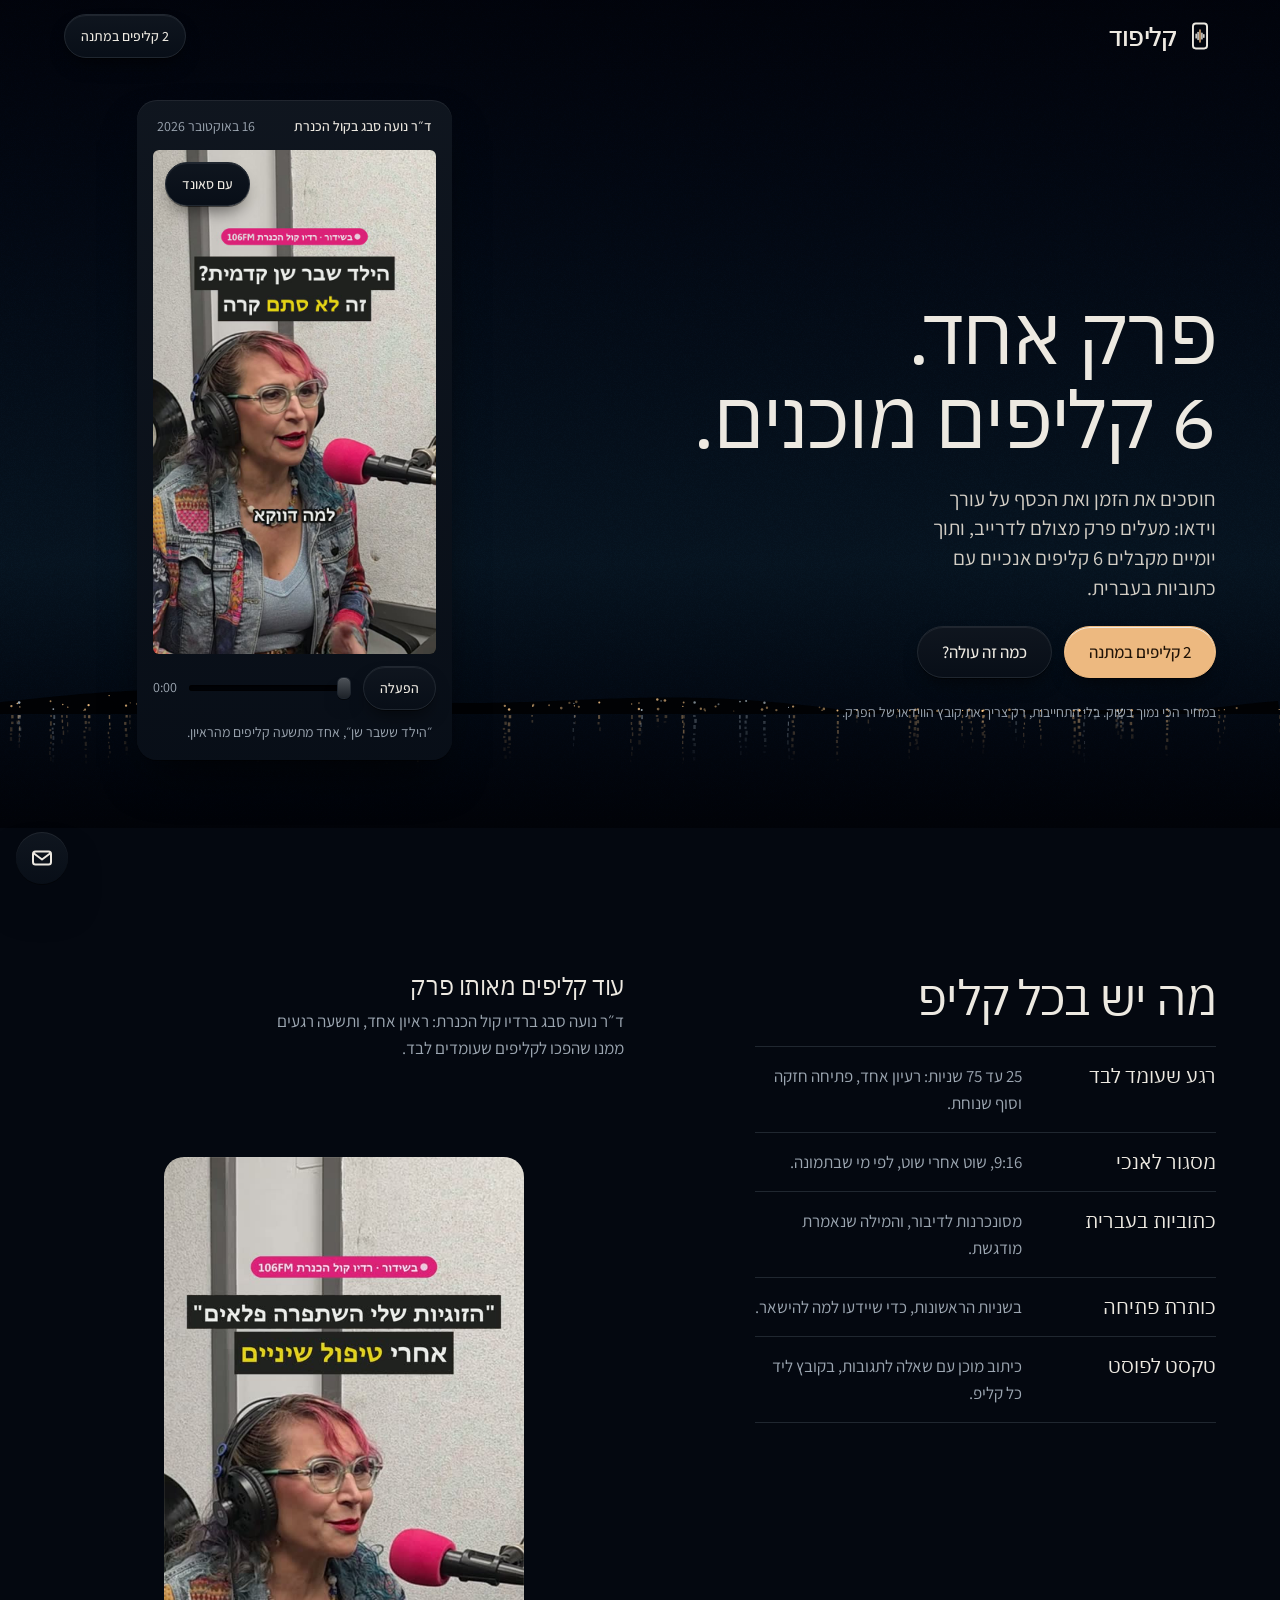
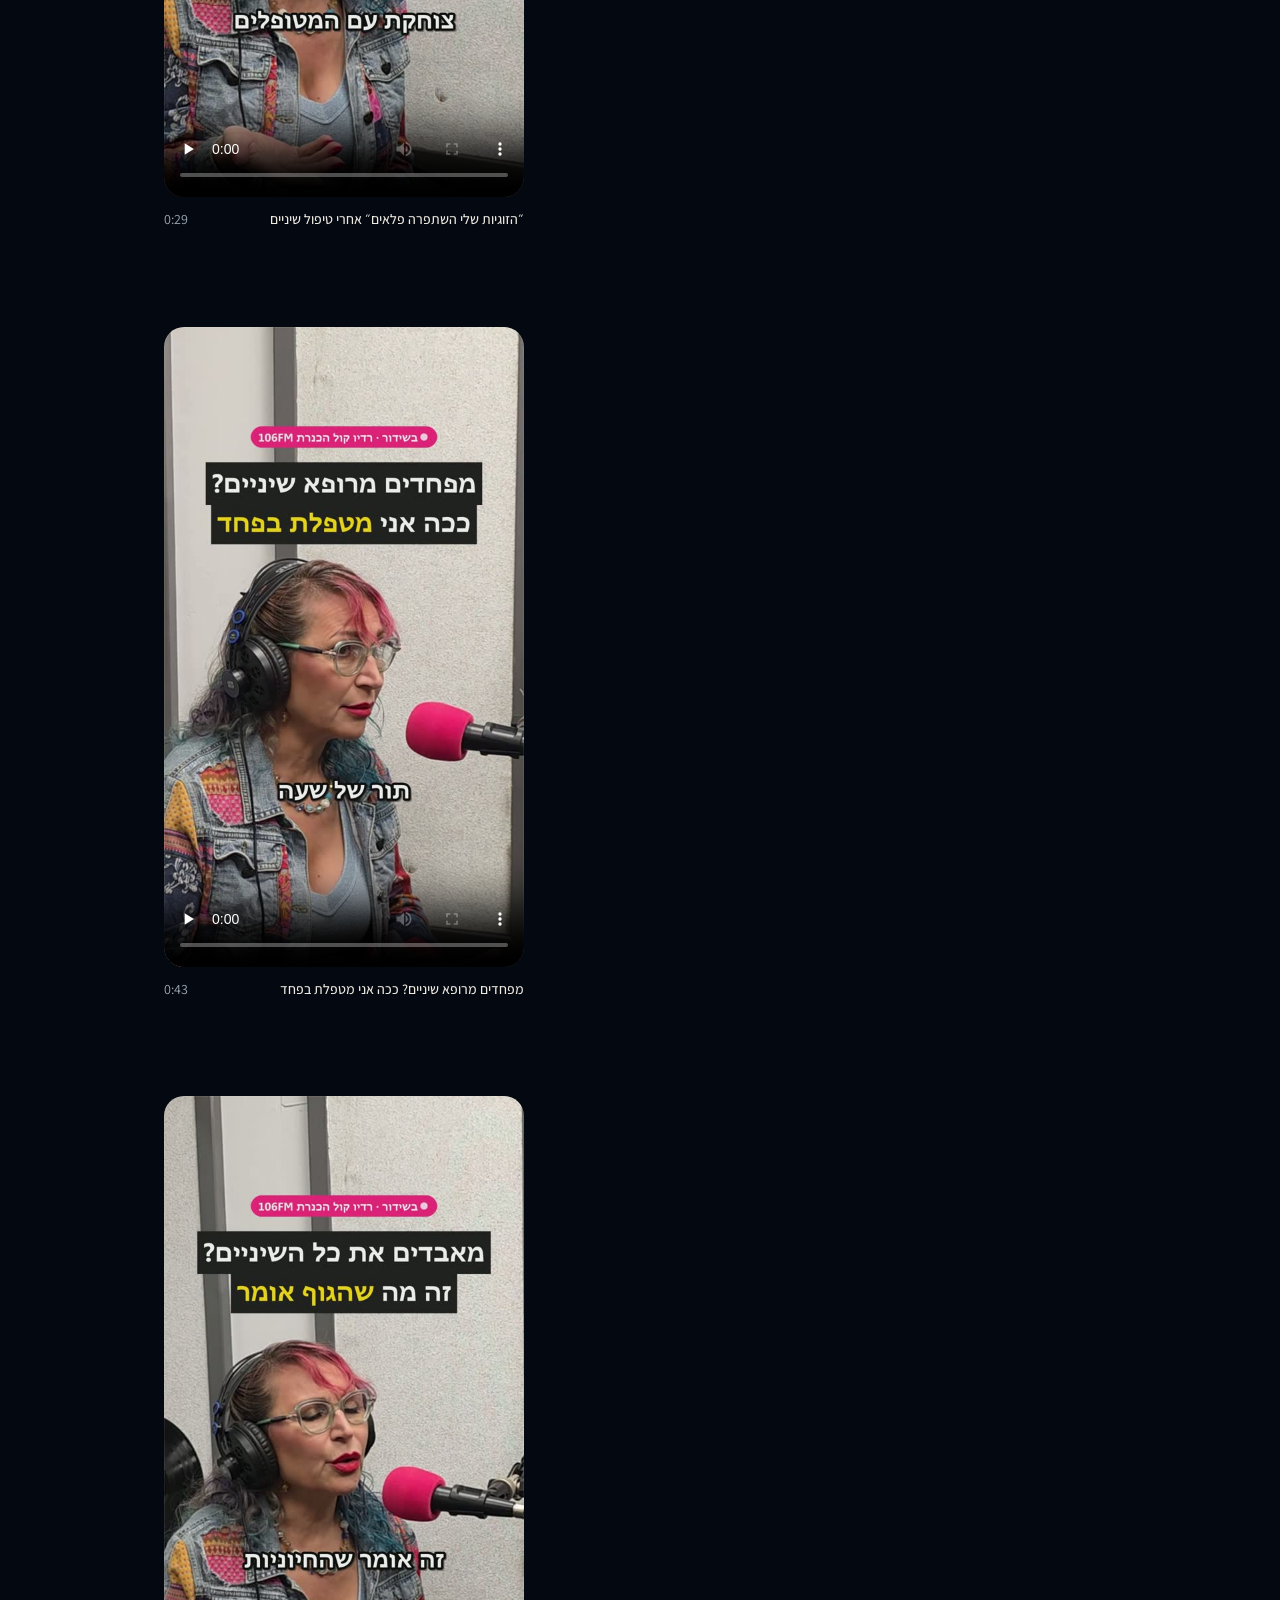
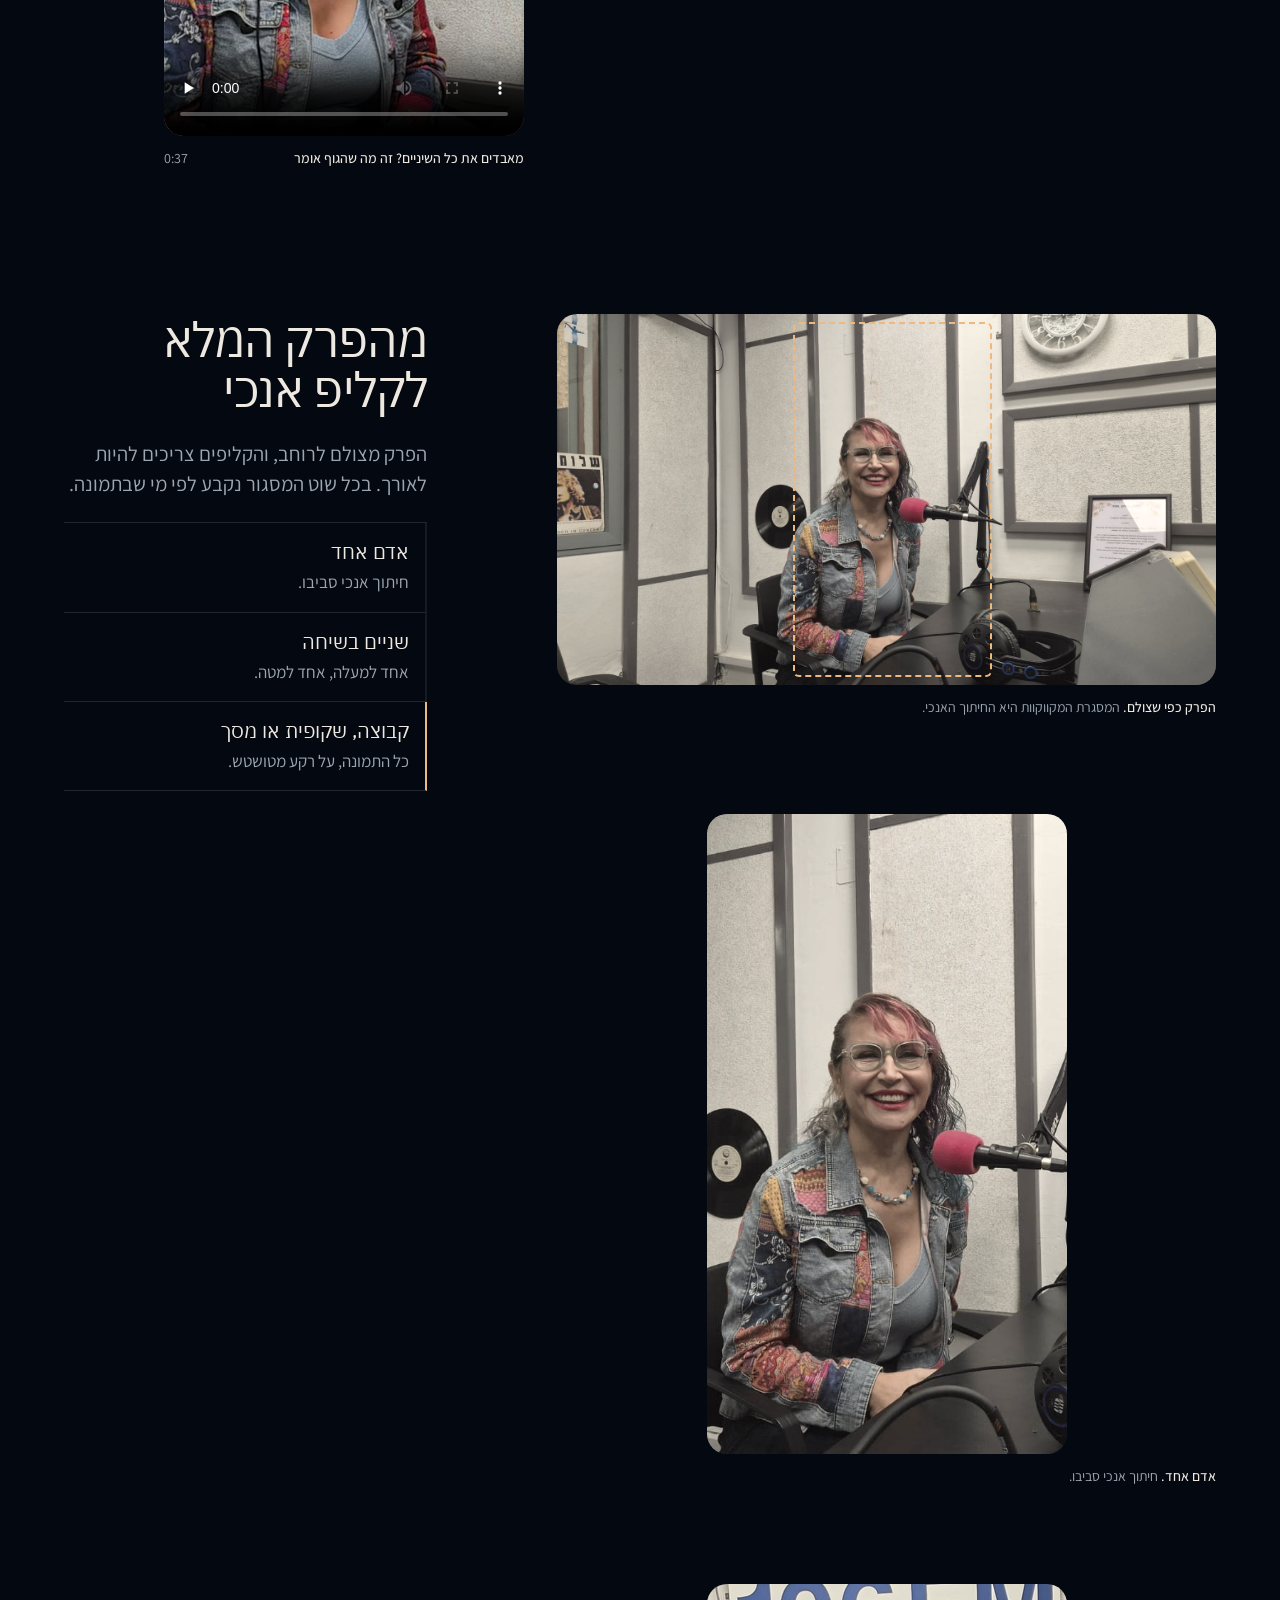
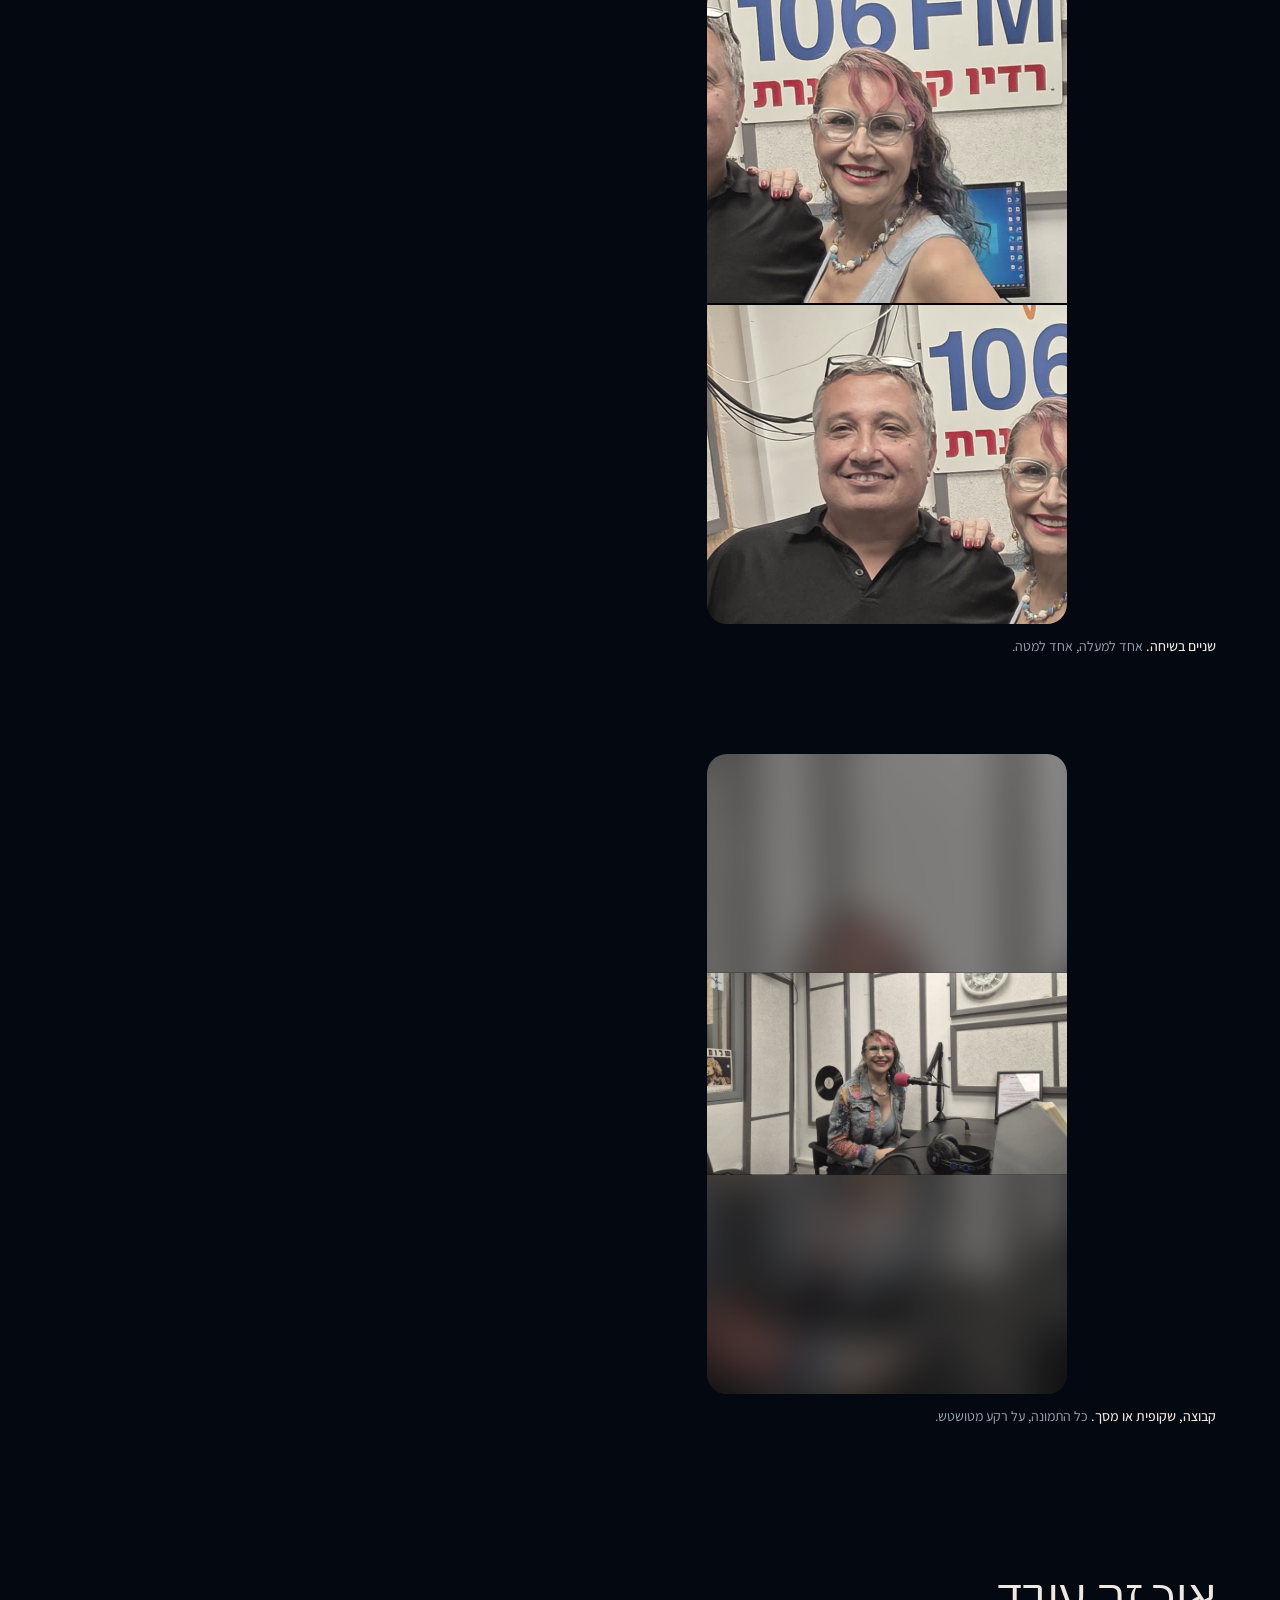
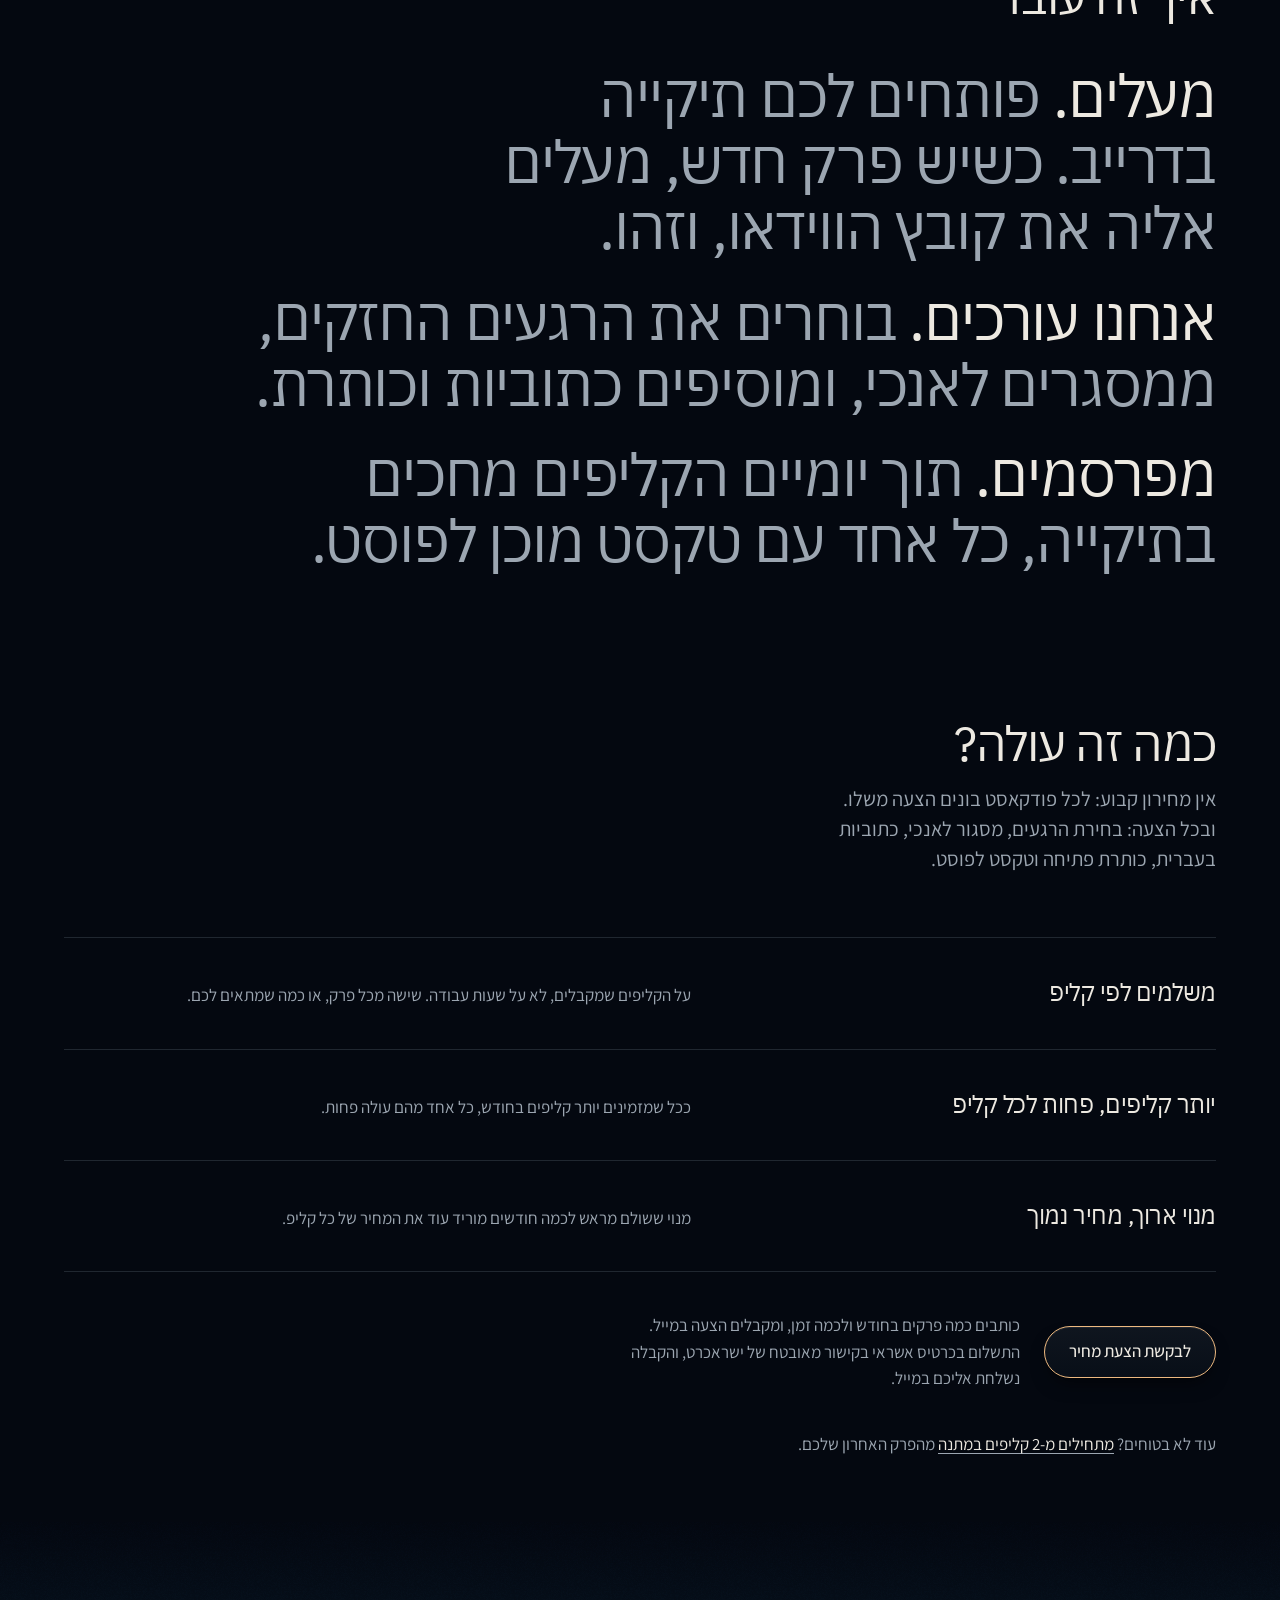
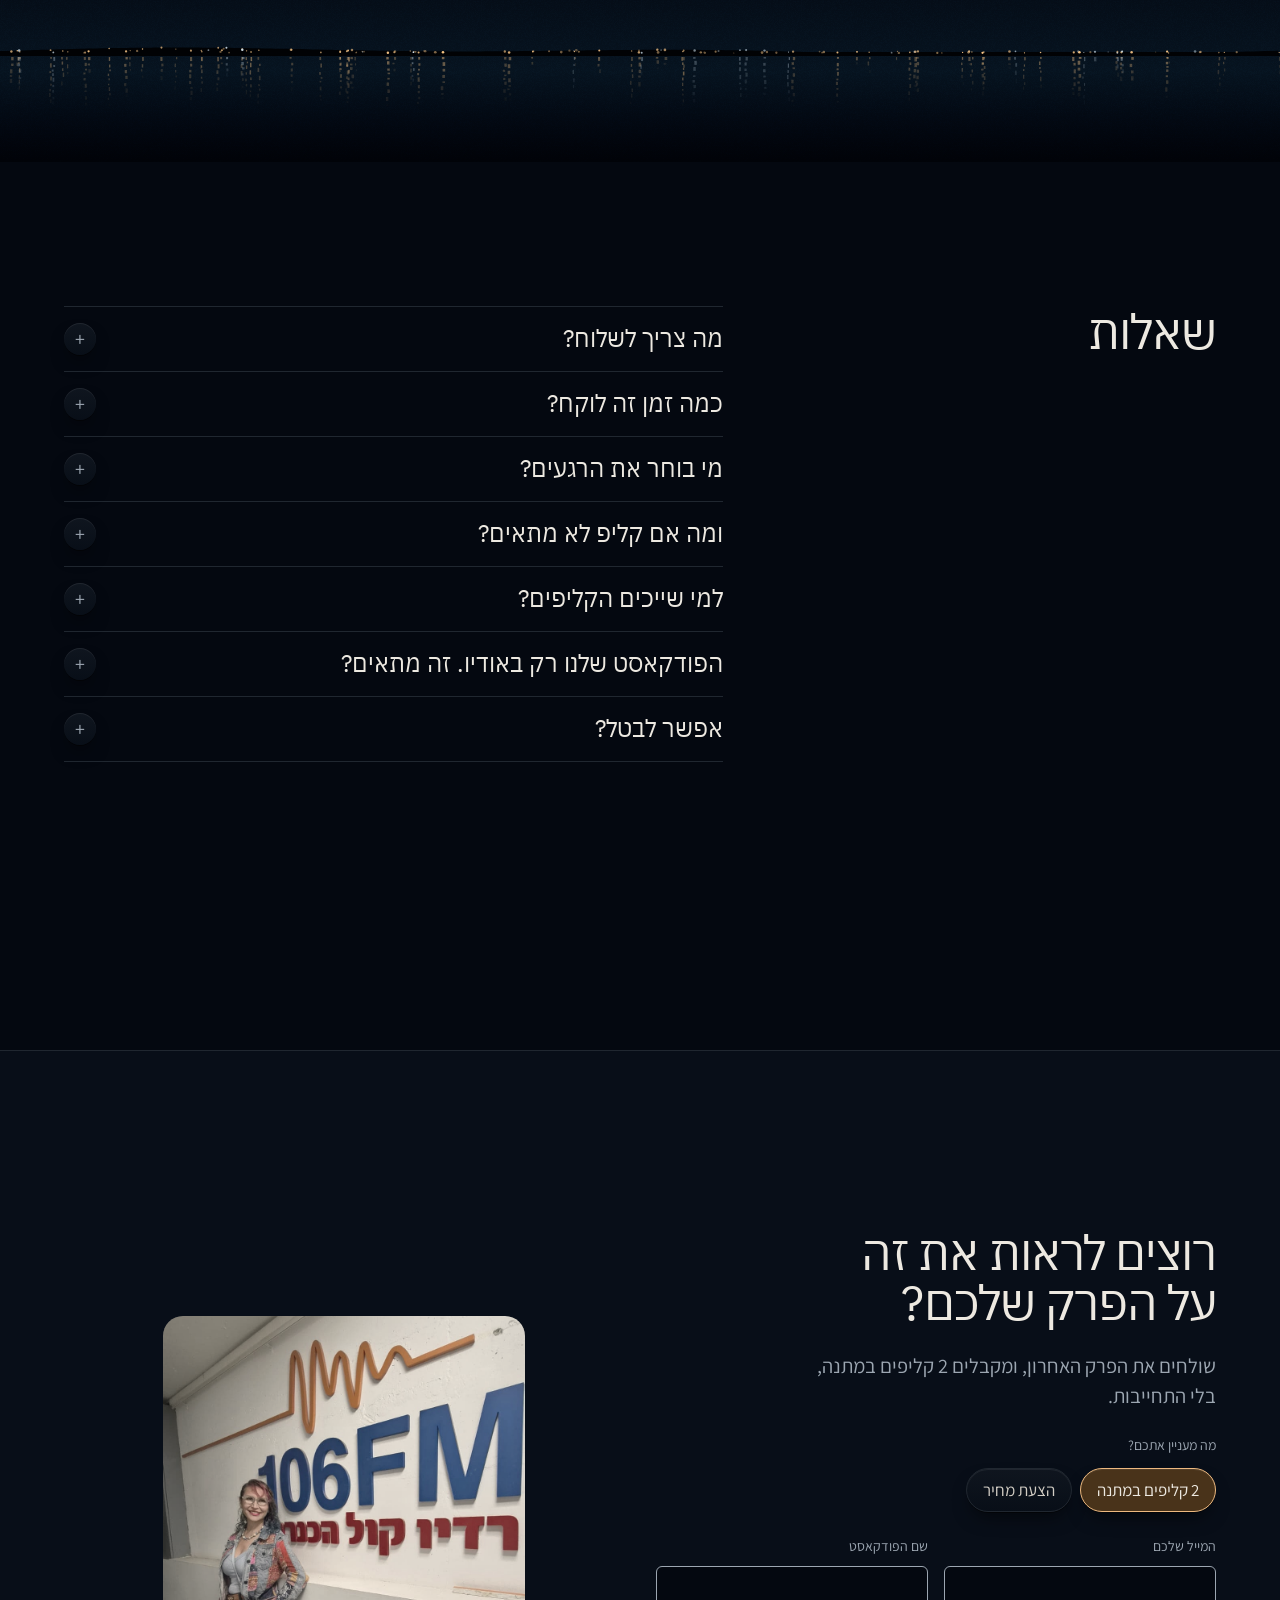
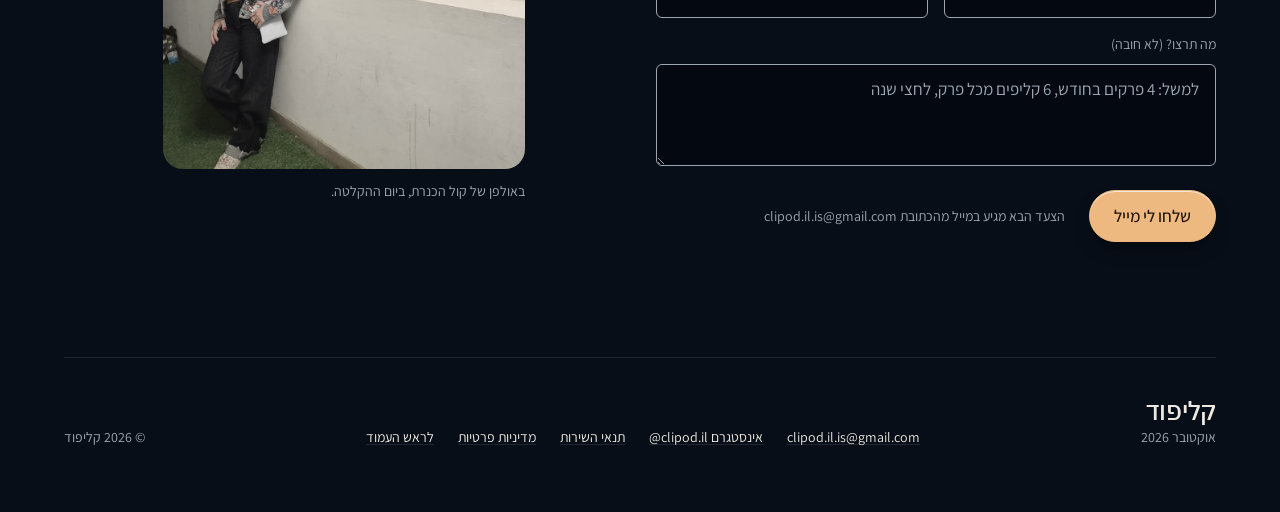
<file: index.html>
<!doctype html>
<html lang="he" dir="rtl">
<head>
<meta charset="utf-8">
<meta name="viewport" content="width=device-width, initial-scale=1, viewport-fit=cover">
<title>עריכת קליפים לפודקאסט | קליפוד: 2 קליפים במתנה</title>
<meta name="description" content="עריכת קליפים מהפודקאסט שלכם: פרק אחד, 6 קליפים אנכיים מוכנים לרילס, טיקטוק ושורטס, עם כתוביות בעברית, כותרת פתיחה וטקסט לפוסט. במחיר הכי נמוך בשוק, ו-2 קליפים ראשונים במתנה.">
<link rel="canonical" href="https://itaysebag.github.io/clipod/">
<script type="application/ld+json">
{
  "@context": "https://schema.org",
  "@type": "Service",
  "name": "קליפוד: עריכת קליפים לפודקאסט",
  "serviceType": "עריכת קליפים אנכיים מפודקאסט",
  "description": "מכל פרק מצולם של הפודקאסט: קליפים אנכיים לרילס, טיקטוק ושורטס, עם כתוביות בעברית, כותרת פתיחה וטקסט לפוסט.",
  "url": "https://itaysebag.github.io/clipod/",
  "areaServed": { "@type": "Country", "name": "Israel" },
  "availableLanguage": "he",
  "provider": {
    "@type": "Organization",
    "name": "קליפוד",
    "url": "https://itaysebag.github.io/clipod/",
    "email": "clipod.il.is@gmail.com",
    "sameAs": ["https://www.instagram.com/clipod.il/"]
  },
  "offers": { "@type": "Offer", "description": "2 קליפים ראשונים במתנה", "price": "0", "priceCurrency": "ILS" }
}
</script>
<!-- Link previews (WhatsApp, Facebook) need the full address of the image. -->
<meta property="og:type" content="website">
<meta property="og:locale" content="he_IL">
<meta property="og:title" content="קליפוד | פרק אחד. 6 קליפים מוכנים.">
<meta property="og:description" content="קליפים אנכיים מפודקאסטים מצולמים, עם כתוביות בעברית. 2 קליפים ראשונים במתנה.">
<meta property="og:image" content="https://itaysebag.github.io/clipod/img/og.jpg">
<meta property="og:url" content="https://itaysebag.github.io/clipod/">
<meta property="og:image:width" content="1200">
<meta property="og:image:height" content="630">
<link rel="icon" href="img/mark.svg" type="image/svg+xml">
<link rel="preconnect" href="https://fonts.googleapis.com">
<link rel="preconnect" href="https://fonts.gstatic.com" crossorigin>
<link rel="stylesheet" href="https://fonts.googleapis.com/css2?family=IBM+Plex+Sans+Hebrew:wght@400;500&family=Assistant:wght@400;500&display=swap">
<link rel="stylesheet" href="style.css?v=2026-11-22">
<script>document.documentElement.classList.add('js');</script>
</head>
<body>
<a class="skip" href="#top">דילוג לתוכן</a>

<header class="hero">
  <canvas class="shore" data-shore="0.86" aria-hidden="true"></canvas>
  <div class="grain" aria-hidden="true"></div>

  <nav class="nav" aria-label="ראשי">
    <div class="container">
      <a class="wordmark" href="#top" aria-label="קליפוד, לראש העמוד">
        <svg viewBox="0 0 100 100" aria-hidden="true" focusable="false">
          <rect x="28" y="11" width="44" height="78" rx="9" fill="none" stroke="currentColor" stroke-width="6"/>
          <g stroke="currentColor" stroke-width="4.4" stroke-linecap="round">
            <line x1="38" y1="44" x2="38" y2="56"/><line x1="44" y1="39" x2="44" y2="61"/>
            <line class="mark-lit" x1="50" y1="31" x2="50" y2="69"/>
            <line x1="56" y1="41" x2="56" y2="59"/><line x1="62" y1="46" x2="62" y2="54"/>
          </g>
        </svg>
        קליפוד
      </a>
      <a class="btn btn--small" data-demo href="#start">2 קליפים במתנה</a>
    </div>
  </nav>

  <div class="container hero__body">
    <div class="hero__text">
      <h1>פרק אחד.<br>6 קליפים מוכנים.</h1>
      <p class="lead">חוסכים את הזמן ואת הכסף על עורך וידאו: מעלים פרק מצולם לדרייב, ותוך יומיים מקבלים 6 קליפים אנכיים עם כתוביות בעברית.</p>
      <div class="hero__actions">
        <a class="btn btn--primary" data-demo href="#start">2 קליפים במתנה</a>
        <a class="btn" href="#prices">כמה זה עולה?</a>
      </div>
      <p class="hero__note">במחיר הכי נמוך בשוק. בלי התחייבות, רק צריך את קובץ הווידאו של הפרק.</p>
    </div>

    <figure class="deck hero__deck">
      <div class="deck__head">
        <span class="deck__name">ד״ר נועה סבג בקול הכנרת</span>
        <time datetime="2026-10-16">16 באוקטובר 2026</time>
      </div>
      <div class="deck__bed">
        <video id="sample" src="clips/radio.mp4" poster="img/radio-poster.jpg" autoplay muted loop playsinline controls preload="auto"
          aria-label="קליפ לדוגמה מפודקאסט: הילד שבר שן קדמית? זה לא סתם קרה"></video>
        <button class="btn btn--small deck__sound" id="sound" type="button" aria-pressed="false">עם סאונד</button>
      </div>
      <div class="deck__controls">
        <button class="btn btn--small" id="play" type="button">השהיה</button>
        <input class="scrub" id="scrub" type="range" min="0" max="1000" step="1" value="0" aria-label="מיקום בקליפ">
        <span class="deck__time" id="time">0:00</span>
      </div>
      <figcaption>״הילד ששבר שן״, אחד מתשעה קליפים מהראיון.</figcaption>
    </figure>
  </div>
</header>

<main id="top">

<section class="section" id="samples" aria-labelledby="what-h">
  <div class="container grid stack stack--a">
    <div class="stack__pane">
      <h2 id="what-h">מה יש בכל קליפ</h2>
      <dl class="parts">
        <div><dt>רגע שעומד לבד</dt><dd>25 עד 75 שניות: רעיון אחד, פתיחה חזקה וסוף שנוחת.</dd></div>
        <div><dt>מסגור לאנכי</dt><dd>9:16, שוט אחרי שוט, לפי מי שבתמונה.</dd></div>
        <div><dt>כתוביות בעברית</dt><dd>מסונכרנות לדיבור, והמילה שנאמרת מודגשת.</dd></div>
        <div><dt>כותרת פתיחה</dt><dd>בשניות הראשונות, כדי שיידעו למה להישאר.</dd></div>
        <div><dt>טקסט לפוסט</dt><dd>כיתוב מוכן עם שאלה לתגובות, בקובץ ליד כל קליפ.</dd></div>
      </dl>
    </div>

    <div class="stack__flow">
      <div class="flow-head">
        <h3 id="samples-h">עוד קליפים מאותו פרק</h3>
        <p>ד״ר נועה סבג ברדיו קול הכנרת: ראיון אחד, ותשעה רגעים ממנו שהפכו לקליפים שעומדים לבד.</p>
      </div>
      <!-- On a phone the three clips sit side by side and swipe, instead of three screens of scrolling. -->
      <div class="clips-row" role="group" aria-label="עוד שלושה קליפים מאותו פרק">
        <figure class="clip">
          <video src="clips/relationship.mp4" poster="img/relationship.jpg" playsinline controls preload="none" aria-label="״הזוגיות שלי השתפרה פלאים״ אחרי טיפול שיניים"></video>
          <figcaption><b>״הזוגיות שלי השתפרה פלאים״ אחרי טיפול שיניים</b><span class="num">0:29</span></figcaption>
        </figure>
        <figure class="clip">
          <video src="clips/fear.mp4" poster="img/fear.jpg" playsinline controls preload="none" aria-label="מפחדים מרופא שיניים? ככה אני מטפלת בפחד"></video>
          <figcaption><b>מפחדים מרופא שיניים? ככה אני מטפלת בפחד</b><span class="num">0:43</span></figcaption>
        </figure>
        <figure class="clip">
          <video src="clips/all-teeth.mp4" poster="img/all-teeth.jpg" playsinline controls preload="none" aria-label="מאבדים את כל השיניים? זה מה שהגוף אומר"></video>
          <figcaption><b>מאבדים את כל השיניים? זה מה שהגוף אומר</b><span class="num">0:37</span></figcaption>
        </figure>
      </div>
    </div>
  </div>
</section>

<section class="section" aria-labelledby="frame-h">
  <div class="container grid stack stack--b">
    <div class="stack__pane">
      <h2 id="frame-h">מהפרק המלא לקליפ אנכי</h2>
      <p class="lede">הפרק מצולם לרוחב, והקליפים צריכים להיות לאורך. בכל שוט המסגור נקבע לפי מי שבתמונה.</p>
      <ol class="cases">
        <li><b>אדם אחד</b><span>חיתוך אנכי סביבו.</span></li>
        <li><b>שניים בשיחה</b><span>אחד למעלה, אחד למטה.</span></li>
        <li><b>קבוצה, שקופית או מסך</b><span>כל התמונה, על רקע מטושטש.</span></li>
      </ol>
    </div>

    <div class="stack__flow">
      <figure class="frame" data-step="0">
        <div class="shot shot--wide" data-slot="wide" data-kind="product" data-alt="פריים רחב מתוך פרק מצולם, הדוברת ליד המיקרופון">
          <img src="img/studio-wide.jpg" width="1600" height="900" loading="lazy" alt="ד״ר נועה סבג באולפן רדיו קול הכנרת, מצולמת לרוחב, ליד מיקרופון ורוד">
          <span class="crop-line" data-keep aria-hidden="true"></span>
        </div>
        <figcaption><b>הפרק כפי שצולם.</b> המסגרת המקווקוות היא החיתוך האנכי.</figcaption>
      </figure>
      <figure class="frame" data-step="1">
        <div class="shot shot--tall" data-slot="one" data-kind="product" data-alt="אותו פריים, חתוך אנכית סביב הדוברת">
          <img src="img/studio-wide.jpg" width="1600" height="900" loading="lazy" style="object-position: 47% 50%" alt="אותו פריים, חתוך לאנכי סביב ד״ר נועה סבג">
        </div>
        <figcaption><b>אדם אחד.</b> חיתוך אנכי סביבו.</figcaption>
      </figure>
      <figure class="frame" data-step="2">
        <div class="shot shot--tall shot--stack" data-kind="product">
          <div data-slot="two-a" data-alt="הדוברת הראשונה, חתוכה לחצי העליון"><img src="img/studio-pair-noa.jpg" width="720" height="640" loading="lazy" alt="ד״ר נועה סבג, בחצי העליון של הקליפ"></div>
          <div data-slot="two-b" data-alt="הדובר השני, חתוך לחצי התחתון"><img src="img/studio-pair-host.jpg" width="720" height="640" loading="lazy" alt="המגיש, בחצי התחתון של הקליפ"></div>
        </div>
        <figcaption><b>שניים בשיחה.</b> אחד למעלה, אחד למטה.</figcaption>
      </figure>
      <figure class="frame" data-step="3">
        <div class="shot shot--tall shot--fit" data-kind="product">
          <div class="shot__blur" data-slot="fit-bg" data-alt="אותו פריים רחב, מטושטש כרקע"><img src="img/studio-wide.jpg" width="1600" height="900" loading="lazy" alt=""></div>
          <div class="shot__sharp" data-slot="fit" data-alt="הפריים הרחב כולו, במרכז"><img src="img/studio-wide.jpg" width="1600" height="900" loading="lazy" alt="הפריים הרחב כולו, במרכז הקליפ האנכי"></div>
        </div>
        <figcaption><b>קבוצה, שקופית או מסך.</b> כל התמונה, על רקע מטושטש.</figcaption>
      </figure>
    </div>
  </div>
</section>

<section class="section" aria-labelledby="how-h">
  <div class="container how">
    <h2 id="how-h">איך זה עובד</h2>
    <ol>
      <li><span><b>מעלים.</b> פותחים לכם תיקייה בדרייב. כשיש פרק חדש, מעלים אליה את קובץ הווידאו, וזהו.</span></li>
      <li><span><b>אנחנו עורכים.</b> בוחרים את הרגעים החזקים, ממסגרים לאנכי, ומוסיפים כתוביות וכותרת.</span></li>
      <li><span><b>מפרסמים.</b> תוך יומיים הקליפים מחכים בתיקייה, כל אחד עם טקסט מוכן לפוסט.</span></li>
    </ol>
  </div>
</section>

<section class="prices" id="prices" aria-labelledby="prices-h">
  <div class="container">
    <div class="prices__head">
      <h2 id="prices-h">כמה זה עולה?</h2>
      <p class="lede">אין מחירון קבוע: לכל פודקאסט בונים הצעה משלו. ובכל הצעה: בחירת הרגעים, מסגור לאנכי, כתוביות בעברית, כותרת פתיחה וטקסט לפוסט.</p>
    </div>
    <ol class="rules">
      <li class="rule"><h3>משלמים לפי קליפ</h3><p>על הקליפים שמקבלים, לא על שעות עבודה. שישה מכל פרק, או כמה שמתאים לכם.</p></li>
      <li class="rule"><h3>יותר קליפים, פחות לכל קליפ</h3><p>ככל שמזמינים יותר קליפים בחודש, כל אחד מהם עולה פחות.</p></li>
      <li class="rule"><h3>מנוי ארוך, מחיר נמוך</h3><p>מנוי ששולם מראש לכמה חודשים מוריד עוד את המחיר של כל קליפ.</p></li>
    </ol>
    <div class="prices__ask">
      <a class="btn btn--lit" data-quote href="#start">לבקשת הצעת מחיר</a>
      <p>כותבים כמה פרקים בחודש ולכמה זמן, ומקבלים הצעה במייל. התשלום בכרטיס אשראי בקישור מאובטח של ישראכרט, והקבלה נשלחת אליכם במייל.</p>
    </div>
    <div class="prices__notes">
      <p>עוד לא בטוחים? <a class="text-link" data-demo href="#start">מתחילים מ-2 קליפים במתנה</a> מהפרק האחרון שלכם.</p>
    </div>
  </div>
  <div class="horizon" aria-hidden="true">
    <canvas class="shore" data-shore="0.55"></canvas>
    <div class="grain"></div>
  </div>
</section>

<section class="section section--last" aria-labelledby="faq-h">
  <div class="container grid">
    <div class="faq-head"><h2 id="faq-h">שאלות</h2></div>
    <div class="faq">
      <details><summary>מה צריך לשלוח?</summary><p>את קובץ הווידאו של הפרק, באיכות הכי גבוהה שיש. אורך הפרק לא משנה.</p></details>
      <details><summary>כמה זמן זה לוקח?</summary><p>עד יומיים מהרגע שהפרק עלה לתיקייה.</p></details>
      <details><summary>מי בוחר את הרגעים?</summary><p>אנחנו. מחפשים רגעים שעומדים לבד: רעיון אחד, פתיחה חזקה וסוף שנוחת. מדלגים על פתיחים, על פרסומות ועל מה שעלול להביך אורח כשהוא מחוץ להקשר.</p></details>
      <details><summary>ומה אם קליפ לא מתאים?</summary><p>כותבים לנו, ומחליפים אותו ברגע אחר מאותו פרק.</p></details>
      <details><summary>למי שייכים הקליפים?</summary><p>לכם. מפרסמים איפה שרוצים: אינסטגרם, טיקטוק, יוטיוב שורטס או לינקדאין.</p></details>
      <details><summary>הפודקאסט שלנו רק באודיו. זה מתאים?</summary><p>עוד לא. כרגע אנחנו עובדים רק עם פרקים מצולמים.</p></details>
      <details><summary>אפשר לבטל?</summary><p>מנוי חודשי מבטלים מתי שרוצים, והביטול חל מהחיוב הבא. במנוי ששולם מראש לכמה חודשים, התנאים כתובים בהצעה שאישרתם.</p></details>
    </div>
  </div>
</section>

</main>

<footer class="close" aria-labelledby="last-h">
  <div class="container grid close__body">
    <div class="close__letter">
      <h2 id="last-h">רוצים לראות את זה על הפרק שלכם?</h2>
      <p class="lede">שולחים את הפרק האחרון, ומקבלים 2 קליפים במתנה, בלי התחייבות.</p>
      <form class="start" id="start" data-endpoint="" novalidate>
        <fieldset class="seg">
          <legend>מה מעניין אתכם?</legend>
          <div class="seg__options">
            <input type="radio" name="choice" id="c-demo" value="demo" checked><label for="c-demo">2 קליפים במתנה</label>
            <input type="radio" name="choice" id="c-quote" value="quote"><label for="c-quote">הצעת מחיר</label>
          </div>
        </fieldset>
        <div class="start__fields">
          <div class="field"><label for="f-email">המייל שלכם</label><input id="f-email" name="email" type="email" autocomplete="email" inputmode="email" dir="ltr" required></div>
          <div class="field"><label for="f-podcast">שם הפודקאסט</label><input id="f-podcast" name="podcast" type="text" autocomplete="organization"></div>
          <div class="field field--wide"><label for="f-details">מה תרצו? (לא חובה)</label><textarea id="f-details" name="details" rows="3" maxlength="1000" placeholder="למשל: 4 פרקים בחודש, 6 קליפים מכל פרק, לחצי שנה"></textarea></div>
        </div>
        <input class="visually-hidden" type="text" name="website" tabindex="-1" autocomplete="off" aria-hidden="true">
        <input type="hidden" name="src" value="">
        <div class="start__send">
          <button class="btn btn--primary" type="submit">שלחו לי מייל</button>
          <p class="start__note">הצעד הבא מגיע במייל מהכתובת <span class="ltr">clipod.il.is@gmail.com</span></p>
        </div>
        <p class="start__help" id="start-help" role="status" aria-live="polite"></p>
      </form>
    </div>
    <figure class="close__photo">
      <div data-slot="studio" data-alt="הדוברת ליד שלט התחנה">
        <img src="img/studio-sign.jpg" width="900" height="1600" loading="lazy" alt="ד״ר נועה סבג ליד שלט רדיו קול הכנרת 106FM">
      </div>
      <figcaption>באולפן של קול הכנרת, ביום ההקלטה.</figcaption>
    </figure>
    <div class="signoff">
      <div class="signoff__name"><b>קליפוד</b><span>אוקטובר 2026</span></div>
      <ul>
        <li><a data-email href="mailto:clipod.il.is@gmail.com"><span class="ltr">clipod.il.is@gmail.com</span></a></li>
        <li><a href="https://www.instagram.com/clipod.il/" target="_blank" rel="noopener">אינסטגרם <span class="ltr">@clipod.il</span></a></li>
        <li><a href="terms.html">תנאי השירות</a></li>
        <li><a href="privacy.html">מדיניות פרטיות</a></li>
        <li><a href="#top">לראש העמוד</a></li>
      </ul>
      <p>© 2026 קליפוד</p>
    </div>
  </div>
</footer>

<!-- Phones only: once the hero's buttons scroll away, the offer stays one tap away until the form is on screen. -->
<a class="dock btn btn--primary" data-demo href="#start" aria-hidden="true" tabindex="-1">2 קליפים במתנה</a>
<a class="contact" data-ask href="mailto:clipod.il.is@gmail.com" aria-label="שליחת מייל לקליפוד">
  <svg viewBox="0 0 24 24" fill="none" stroke="currentColor" stroke-width="2" stroke-linejoin="round" aria-hidden="true" focusable="false">
    <rect x="3" y="5.5" width="18" height="13" rx="2.5"/>
    <path d="M4 7.5l8 6 8-6" stroke-linecap="round"/>
  </svg>
</a>

<script>
  // endpoint: the web app address of the form script (apps-script/Code.gs on clipod.il.is@gmail.com). The payment
  // links live in that script, which emails them; the site never shows them.
  var CONFIG = {
    email: 'clipod.il.is@gmail.com',
    endpoint: 'https://script.google.com/macros/s/AKfycby8Nlb-65968AVcuhcl9xBJHLrmxoDWhdUxEp7Lsglt8jelFywGwUG_IIqXmVbdM9Ek/exec'
  };

  function mail(subject, body) {
    return 'mailto:' + CONFIG.email + '?subject=' + encodeURIComponent(subject) + (body ? '&body=' + encodeURIComponent(body) : '');
  }

  // Every "2 קליפים במתנה" and every quote button leads to the one form at the close, with that choice picked.
  var form = document.getElementById('start');
  var still = window.matchMedia('(prefers-reduced-motion: reduce)').matches;
  function toForm(e, choice) {
    e.preventDefault();
    var r = form.querySelector('input[name="choice"][value="' + choice + '"]');
    if (r) r.checked = true;
    form.scrollIntoView({ behavior: still ? 'auto' : 'smooth', block: 'center' });
    form.email.focus({ preventScroll: true });
  }
  document.querySelectorAll('[data-demo]').forEach(function (a) { a.addEventListener('click', function (e) { toForm(e, 'demo'); }); });
  document.querySelectorAll('[data-quote]').forEach(function (a) { a.addEventListener('click', function (e) { toForm(e, 'quote'); }); });
  document.querySelectorAll('[data-ask]').forEach(function (a) { a.href = mail('שאלה על קליפוד'); });

  // Where the visit came from: the ?src= on the link we posted (src=post, igbio, groups, email...), else the site that
  // sent it. One beacon per visit to the form script, which counts it (no cookies, nothing about the person), and the
  // same source goes with the form, so each lead shows where it came from.
  var src = (function () {
    var qs = new URLSearchParams(location.search);
    var q = qs.get('src') || qs.get('utm_source');
    if (q) return q.toLowerCase().replace(/[^a-z0-9_-]/g, '').slice(0, 24) || 'direct';
    var h = ''; try { h = document.referrer ? new URL(document.referrer).hostname : ''; } catch (e) {}
    if (!h || h === location.hostname) return 'direct';
    if (/instagram\./.test(h)) return 'instagram';
    if (/facebook\.|fb\.com/.test(h)) return 'facebook';
    if (/google\./.test(h)) return 'google';
    return h.replace(/^www\./, '').replace(/[^a-z0-9_-]/g, '-').slice(0, 24);
  })();
  form.src.value = src;
  try {
    if (location.hostname.endsWith('github.io') && !navigator.webdriver && !sessionStorage.getItem('clipod-visit') && navigator.sendBeacon) {
      var ref = ''; try { ref = document.referrer ? new URL(document.referrer).hostname : ''; } catch (e) {}
      navigator.sendBeacon(CONFIG.endpoint, new URLSearchParams({ t: 'visit', src: src, ref: ref, path: location.pathname,
        m: window.matchMedia('(max-width: 40rem)').matches ? '1' : '0' }));
      sessionStorage.setItem('clipod-visit', '1');
    }
  } catch (e) {}

  // The phone dock: shown while neither the hero's buttons nor the form are on screen.
  var dock = document.querySelector('.dock');
  if (dock && 'IntersectionObserver' in window) {
    var seen = new Map();
    var io = new IntersectionObserver(function (entries) {
      entries.forEach(function (en) { seen.set(en.target, en.isIntersecting); });
      var on = !Array.from(seen.values()).some(Boolean);
      dock.classList.toggle('is-on', on);
      dock.setAttribute('aria-hidden', on ? 'false' : 'true');
      dock.tabIndex = on ? 0 : -1;
    });
    io.observe(document.querySelector('.hero__actions'));
    io.observe(form);
  }

  // The form: the script emails the visitor the next step. "An email is waiting" shows only once it answered ok.
  form.dataset.endpoint = CONFIG.endpoint;
  form.addEventListener('submit', function (e) {
    e.preventDefault();
    var help = document.getElementById('start-help'), btn = form.querySelector('button[type="submit"]'), email = form.email;
    var to = email.value.trim();
    var ok = to && email.checkValidity();
    email.toggleAttribute('aria-invalid', !ok);
    if (!ok) {
      email.setAttribute('aria-describedby', help.id);
      help.textContent = 'המייל הזה נראה חסר. כתבו אותו כך: name@example.com.';
      email.focus();
      return;
    }
    var picked = form.querySelector('input[name="choice"]:checked');
    var label = picked ? form.querySelector('label[for="' + picked.id + '"]').textContent : '2 קליפים במתנה';
    if (!form.dataset.endpoint) {
      // Not connected yet: open a ready email to the business instead, and say so.
      window.location.href = mail(label, 'היי,\nאשמח לפרטים על "' + label + '".\n\nהמייל שלי: ' + to + '\nשם הפודקאסט: ' + form.podcast.value.trim() + '\n' + form.details.value.trim() + '\n');
      help.textContent = 'פתחנו לכם מייל מוכן אלינו. שלחו אותו, ונחזור אליכם במייל.';
      return;
    }
    btn.disabled = true;
    btn.setAttribute('aria-busy', 'true');
    help.textContent = 'שולחים…';
    fetch(form.dataset.endpoint, { method: 'POST', body: new URLSearchParams(new FormData(form)) })
      .then(function (r) { return r.json(); })
      .then(function (res) {
        if (res.ok) {
          help.textContent = 'שלחנו מייל ל-' + to + ' עם הצעד הבא. הוא מחכה לכם בתיבה, ואם הוא לא שם, הציצו בספאם.';
        } else if (res.error === 'email') {
          email.setAttribute('aria-invalid', '');
          help.textContent = 'המייל הזה לא נראה תקין. בדקו אותו ונסו שוב.';
          email.focus();
        } else {
          throw new Error('not sent');
        }
      })
      .catch(function () { help.textContent = 'זה לא עבר. נסו שוב בעוד דקה, או כתבו לנו ל-' + CONFIG.email + '.'; })
      .then(function () { btn.disabled = false; btn.removeAttribute('aria-busy'); });
  });
  document.querySelectorAll('[data-email]').forEach(function (a) {
    a.href = 'mailto:' + CONFIG.email;
    a.querySelector('span').textContent = CONFIG.email;
  });

  // The deck: the sample clip plays muted. Browsers allow sound only after a tap, so the button turns it on.
  var video = document.getElementById('sample');
  var sound = document.getElementById('sound');
  var play = document.getElementById('play');
  var scrub = document.getElementById('scrub');
  var time = document.getElementById('time');
  var clock = function (s) { s = Math.max(0, Math.floor(s || 0)); return Math.floor(s / 60) + ':' + String(s % 60).padStart(2, '0'); };
  video.controls = false;
  if (window.matchMedia('(prefers-reduced-motion: reduce)').matches) { video.removeAttribute('autoplay'); video.pause(); }
  var label = function () { play.textContent = video.paused ? 'הפעלה' : 'השהיה'; };
  label();
  video.addEventListener('play', label);
  video.addEventListener('pause', label);
  play.addEventListener('click', function () { if (video.paused) video.play(); else video.pause(); });
  sound.addEventListener('click', function () {
    video.muted = !video.muted;
    if (!video.muted) { video.currentTime = 0; video.play(); }
    sound.textContent = video.muted ? 'עם סאונד' : 'בלי סאונד';
    sound.setAttribute('aria-pressed', String(!video.muted));
  });
  video.addEventListener('timeupdate', function () {
    if (!video.duration) return;
    var v = Math.round(video.currentTime / video.duration * 1000);
    scrub.value = v;
    scrub.style.setProperty('--fill', (v / 10) + '%');
    time.textContent = clock(video.currentTime) + ' / ' + clock(video.duration);
    scrub.setAttribute('aria-valuetext', time.textContent);
  });
  scrub.addEventListener('input', function () {
    if (video.duration) video.currentTime = scrub.value / 1000 * video.duration;
    scrub.style.setProperty('--fill', (scrub.value / 10) + '%');
  });

  // Grain: one 160px noise tile, laid over the night in soft-light.
  (function () {
    var c = document.createElement('canvas'); c.width = c.height = 160;
    var x = c.getContext('2d'), img = x.createImageData(160, 160);
    for (var i = 0; i < img.data.length; i += 4) { var g = Math.random() * 255; img.data[i] = img.data[i + 1] = img.data[i + 2] = g; img.data[i + 3] = 40; }
    x.putImageData(img, 0, 0);
    document.documentElement.style.setProperty('--grain', 'url(' + c.toDataURL() + ')');
  })();

  // The far shore of the Kinneret at night: a low line of hills, its lit windows, their broken reflections. Drawn once, still.
  (function () {
    var css = getComputedStyle(document.documentElement);
    var tone = function (n) { return css.getPropertyValue(n).trim(); };
    function draw(canvas) {
      var r = canvas.getBoundingClientRect(), d = Math.min(window.devicePixelRatio || 1, 2);
      if (!r.width || !r.height) return;
      canvas.width = Math.round(r.width * d); canvas.height = Math.round(r.height * d);
      var g = canvas.getContext('2d'), W = canvas.width, H = canvas.height, y0 = H * Number(canvas.dataset.shore || 0.7);
      var seed = 1907; var rnd = function () { seed = (seed * 16807) % 2147483647; return (seed - 1) / 2147483646; };
      var hill = function (x) { var t = x / W; return H * (0.012 + 0.018 * Math.sin(t * 5.1 + 0.6) * Math.sin(t * 2.3) + 0.01 * Math.sin(t * 13.7)); };
      g.clearRect(0, 0, W, H);
      g.fillStyle = tone('--color-shore');
      g.beginPath(); g.moveTo(0, y0);
      for (var x = 0; x <= W; x += 6 * d) g.lineTo(x, y0 - Math.max(hill(x), 2 * d));
      g.lineTo(W, y0 + 2 * d); g.lineTo(0, y0 + 2 * d); g.closePath(); g.fill();
      var warm = tone('--color-light-warm'), cool = tone('--color-light-cool');
      var n = Math.round(W / (9 * d));
      for (var i = 0; i < n; i++) {
        var lx = rnd() * W, ly = y0 - rnd() * Math.max(hill(lx), 2 * d) * 0.85 - d, rad = (0.5 + rnd() * 0.9) * d, a = 0.35 + rnd() * 0.65;
        g.fillStyle = rnd() < 0.8 ? warm : cool;
        g.globalAlpha = a; g.beginPath(); g.arc(lx, ly, rad, 0, Math.PI * 2); g.fill();
        if (a > 0.55) {
          var len = (8 + rnd() * 46) * d, yy = y0 + 3 * d;
          while (yy < y0 + len) {
            var seg = (1.5 + rnd() * 3) * d;
            g.globalAlpha = a * 0.5 * (1 - (yy - y0) / len);
            g.fillRect(lx - rad + (rnd() - 0.5) * 2 * d, yy, rad * 2, seg);
            yy += seg + (1.5 + rnd() * 3) * d;
          }
        }
      }
      g.globalAlpha = 1;
    }
    var all = [].slice.call(document.querySelectorAll('canvas[data-shore]'));
    var paint = function () { all.forEach(draw); };
    paint();
    var t; window.addEventListener('resize', function () { cancelAnimationFrame(t); t = requestAnimationFrame(paint); }, { passive: true });
  })();

  // The reframing stack: the case whose example is in view lights in the pane beside it.
  (function () {
    var cases = document.querySelectorAll('.cases li');
    var io = new IntersectionObserver(function (es) {
      es.forEach(function (e) {
        if (!e.isIntersecting) return;
        var step = Number(e.target.dataset.step);
        cases.forEach(function (li, i) { li.setAttribute('aria-current', String(i === step - 1)); });
      });
    }, { rootMargin: '-45% 0px -45% 0px' });
    document.querySelectorAll('[data-step]').forEach(function (f) { io.observe(f); });
  })();
</script>
<script>window.hallmarkSlots = (m) => { for (const [k, v] of Object.entries(m)) { const s = document.querySelector(`[data-slot="${k}"]`); if (!s) continue; const im = new Image(); im.src = typeof v === 'string' ? v : v.src; im.alt = (typeof v === 'object' && v.alt) || s.dataset.alt || ''; s.querySelectorAll(':scope > img').forEach((o) => o.remove()); s.prepend(im); } };
document.querySelectorAll('[data-slot] img').forEach((i) => { if (i.complete && !i.naturalWidth) i.remove(); else i.addEventListener('error', () => i.remove(), { once: true }); });</script>
</body>
</html>
</file>
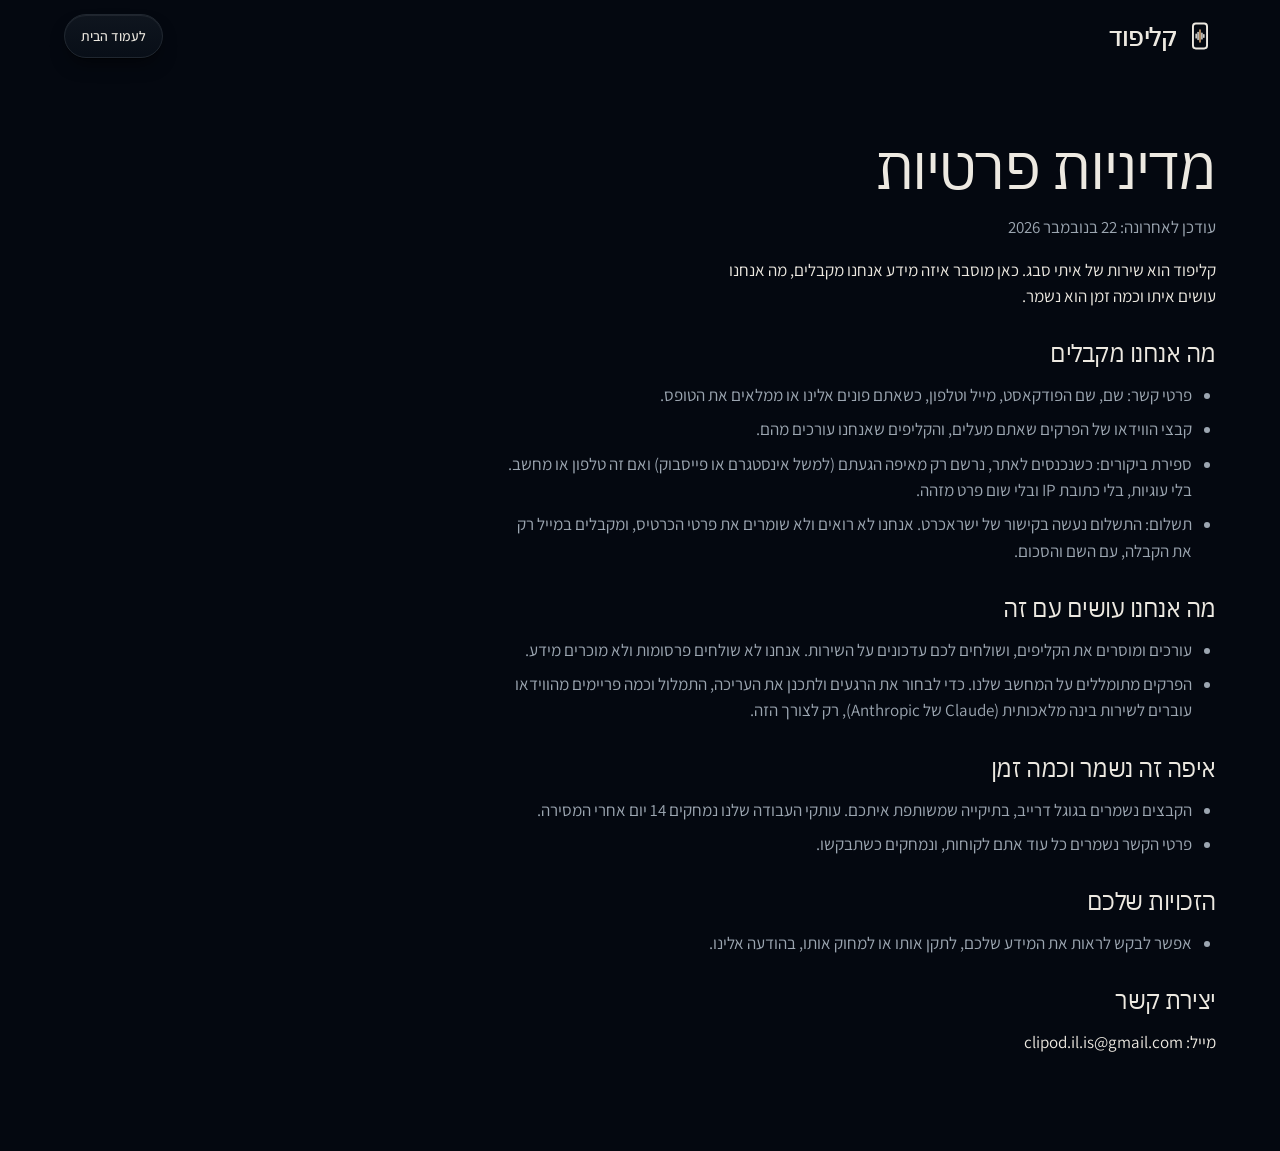
<file: privacy.html>
<!doctype html>
<html lang="he" dir="rtl">
<head>
<meta charset="utf-8">
<meta name="viewport" content="width=device-width, initial-scale=1, viewport-fit=cover">
<title>מדיניות פרטיות | קליפוד</title>
<meta name="description" content="מדיניות הפרטיות של קליפוד: איזה מידע מתקבל, מה עושים איתו וכמה זמן הוא נשמר.">
<link rel="preconnect" href="https://fonts.googleapis.com">
<link rel="preconnect" href="https://fonts.gstatic.com" crossorigin>
<link rel="stylesheet" href="https://fonts.googleapis.com/css2?family=IBM+Plex+Sans+Hebrew:wght@400;500&family=Assistant:wght@400;500&display=swap">
<link rel="icon" href="img/mark.svg" type="image/svg+xml">
<link rel="stylesheet" href="style.css">
</head>
<body>

<nav class="nav" aria-label="ראשי">
  <div class="container">
    <a class="wordmark" href="index.html" aria-label="קליפוד, לעמוד הבית">
      <svg viewBox="0 0 100 100" aria-hidden="true" focusable="false">
        <rect x="28" y="11" width="44" height="78" rx="9" fill="none" stroke="currentColor" stroke-width="6"/>
        <g stroke="currentColor" stroke-width="4.4" stroke-linecap="round">
          <line x1="38" y1="44" x2="38" y2="56"/><line x1="44" y1="39" x2="44" y2="61"/>
          <line class="mark-lit" x1="50" y1="31" x2="50" y2="69"/>
          <line x1="56" y1="41" x2="56" y2="59"/><line x1="62" y1="46" x2="62" y2="54"/>
        </g>
      </svg>
      קליפוד
    </a>
    <a class="btn btn--small" href="index.html">לעמוד הבית</a>
  </div>
</nav>

<main class="container"><article class="doc">
  <h1>מדיניות פרטיות</h1>
  <p class="muted">עודכן לאחרונה: 22 בנובמבר 2026</p>
  <p>קליפוד הוא שירות של איתי סבג. כאן מוסבר איזה מידע אנחנו מקבלים, מה אנחנו עושים איתו וכמה זמן הוא נשמר.</p>

  <h2>מה אנחנו מקבלים</h2>
  <ul>
    <li>פרטי קשר: שם, שם הפודקאסט, מייל וטלפון, כשאתם פונים אלינו או ממלאים את הטופס.</li>
    <li>קבצי הווידאו של הפרקים שאתם מעלים, והקליפים שאנחנו עורכים מהם.</li>
    <li>ספירת ביקורים: כשנכנסים לאתר, נרשם רק מאיפה הגעתם (למשל אינסטגרם או פייסבוק) ואם זה טלפון או מחשב. בלי עוגיות, בלי כתובת IP ובלי שום פרט מזהה.</li>
      <li>תשלום: התשלום נעשה בקישור של ישראכרט. אנחנו לא רואים ולא שומרים את פרטי הכרטיס, ומקבלים במייל רק את הקבלה, עם השם והסכום.</li>
  </ul>

  <h2>מה אנחנו עושים עם זה</h2>
  <ul>
    <li>עורכים ומוסרים את הקליפים, ושולחים לכם עדכונים על השירות. אנחנו לא שולחים פרסומות ולא מוכרים מידע.</li>
    <li>הפרקים מתומללים על המחשב שלנו. כדי לבחור את הרגעים ולתכנן את העריכה, התמלול וכמה פריימים מהווידאו עוברים לשירות בינה מלאכותית (Claude של Anthropic), רק לצורך הזה.</li>
  </ul>

  <h2>איפה זה נשמר וכמה זמן</h2>
  <ul>
    <li>הקבצים נשמרים בגוגל דרייב, בתיקייה שמשותפת איתכם. עותקי העבודה שלנו נמחקים 14 יום אחרי המסירה.</li>
    <li>פרטי הקשר נשמרים כל עוד אתם לקוחות, ונמחקים כשתבקשו.</li>
  </ul>

  <h2>הזכויות שלכם</h2>
  <ul>
    <li>אפשר לבקש לראות את המידע שלכם, לתקן אותו או למחוק אותו, בהודעה אלינו.</li>
  </ul>

  <h2>יצירת קשר</h2>
  <p>מייל: <span class="ltr">clipod.il.is@gmail.com</span></p>
</article></main>

</body>
</html>
</file>
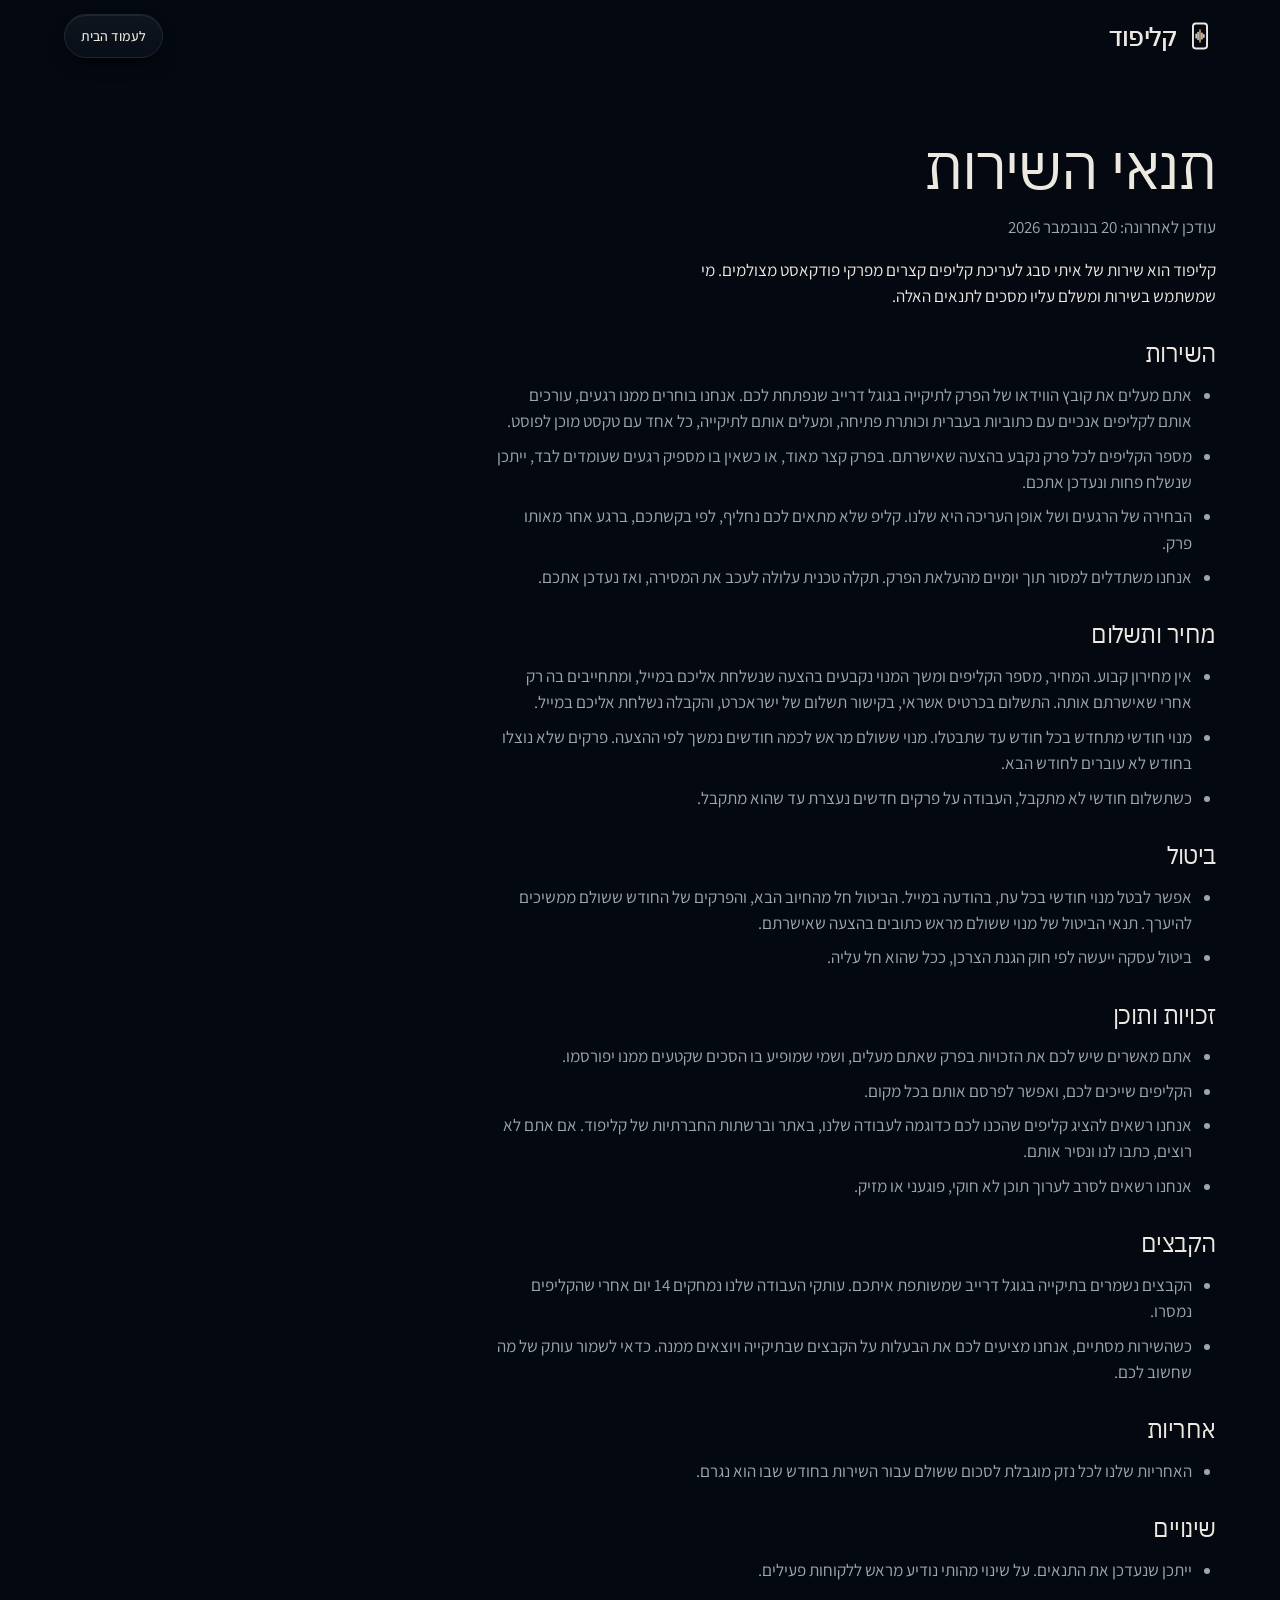
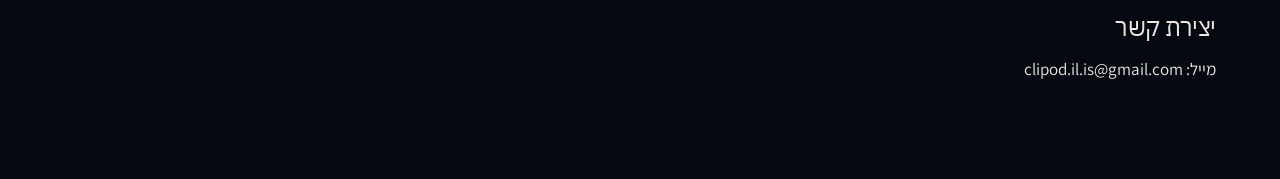
<file: terms.html>
<!doctype html>
<html lang="he" dir="rtl">
<head>
<meta charset="utf-8">
<meta name="viewport" content="width=device-width, initial-scale=1, viewport-fit=cover">
<title>תנאי השירות | קליפוד</title>
<meta name="description" content="תנאי השירות של קליפוד: מה כולל השירות, תשלום, ביטול, זכויות בקליפים ושמירת הקבצים.">
<link rel="preconnect" href="https://fonts.googleapis.com">
<link rel="preconnect" href="https://fonts.gstatic.com" crossorigin>
<link rel="stylesheet" href="https://fonts.googleapis.com/css2?family=IBM+Plex+Sans+Hebrew:wght@400;500&family=Assistant:wght@400;500&display=swap">
<link rel="icon" href="img/mark.svg" type="image/svg+xml">
<link rel="stylesheet" href="style.css">
</head>
<body>

<nav class="nav" aria-label="ראשי">
  <div class="container">
    <a class="wordmark" href="index.html" aria-label="קליפוד, לעמוד הבית">
      <svg viewBox="0 0 100 100" aria-hidden="true" focusable="false">
        <rect x="28" y="11" width="44" height="78" rx="9" fill="none" stroke="currentColor" stroke-width="6"/>
        <g stroke="currentColor" stroke-width="4.4" stroke-linecap="round">
          <line x1="38" y1="44" x2="38" y2="56"/><line x1="44" y1="39" x2="44" y2="61"/>
          <line class="mark-lit" x1="50" y1="31" x2="50" y2="69"/>
          <line x1="56" y1="41" x2="56" y2="59"/><line x1="62" y1="46" x2="62" y2="54"/>
        </g>
      </svg>
      קליפוד
    </a>
    <a class="btn btn--small" href="index.html">לעמוד הבית</a>
  </div>
</nav>

<main class="container"><article class="doc">
  <h1>תנאי השירות</h1>
  <p class="muted">עודכן לאחרונה: 20 בנובמבר 2026</p>
  <p>קליפוד הוא שירות של איתי סבג לעריכת קליפים קצרים מפרקי פודקאסט מצולמים. מי שמשתמש בשירות ומשלם עליו מסכים לתנאים האלה.</p>

  <h2>השירות</h2>
  <ul>
    <li>אתם מעלים את קובץ הווידאו של הפרק לתיקייה בגוגל דרייב שנפתחת לכם. אנחנו בוחרים ממנו רגעים, עורכים אותם לקליפים אנכיים עם כתוביות בעברית וכותרת פתיחה, ומעלים אותם לתיקייה, כל אחד עם טקסט מוכן לפוסט.</li>
    <li>מספר הקליפים לכל פרק נקבע בהצעה שאישרתם. בפרק קצר מאוד, או כשאין בו מספיק רגעים שעומדים לבד, ייתכן שנשלח פחות ונעדכן אתכם.</li>
    <li>הבחירה של הרגעים ושל אופן העריכה היא שלנו. קליפ שלא מתאים לכם נחליף, לפי בקשתכם, ברגע אחר מאותו פרק.</li>
    <li>אנחנו משתדלים למסור תוך יומיים מהעלאת הפרק. תקלה טכנית עלולה לעכב את המסירה, ואז נעדכן אתכם.</li>
  </ul>

  <h2>מחיר ותשלום</h2>
  <ul>
    <li>אין מחירון קבוע. המחיר, מספר הקליפים ומשך המנוי נקבעים בהצעה שנשלחת אליכם במייל, ומתחייבים בה רק אחרי שאישרתם אותה. התשלום בכרטיס אשראי, בקישור תשלום של ישראכרט, והקבלה נשלחת אליכם במייל.</li>
    <li>מנוי חודשי מתחדש בכל חודש עד שתבטלו. מנוי ששולם מראש לכמה חודשים נמשך לפי ההצעה. פרקים שלא נוצלו בחודש לא עוברים לחודש הבא.</li>
    <li>כשתשלום חודשי לא מתקבל, העבודה על פרקים חדשים נעצרת עד שהוא מתקבל.</li>
  </ul>

  <h2>ביטול</h2>
  <ul>
    <li>אפשר לבטל מנוי חודשי בכל עת, בהודעה במייל. הביטול חל מהחיוב הבא, והפרקים של החודש ששולם ממשיכים להיערך. תנאי הביטול של מנוי ששולם מראש כתובים בהצעה שאישרתם.</li>
    <li>ביטול עסקה ייעשה לפי חוק הגנת הצרכן, ככל שהוא חל עליה.</li>
  </ul>

  <h2>זכויות ותוכן</h2>
  <ul>
    <li>אתם מאשרים שיש לכם את הזכויות בפרק שאתם מעלים, ושמי שמופיע בו הסכים שקטעים ממנו יפורסמו.</li>
    <li>הקליפים שייכים לכם, ואפשר לפרסם אותם בכל מקום.</li>
    <li>אנחנו רשאים להציג קליפים שהכנו לכם כדוגמה לעבודה שלנו, באתר וברשתות החברתיות של קליפוד. אם אתם לא רוצים, כתבו לנו ונסיר אותם.</li>
    <li>אנחנו רשאים לסרב לערוך תוכן לא חוקי, פוגעני או מזיק.</li>
  </ul>

  <h2>הקבצים</h2>
  <ul>
    <li>הקבצים נשמרים בתיקייה בגוגל דרייב שמשותפת איתכם. עותקי העבודה שלנו נמחקים 14 יום אחרי שהקליפים נמסרו.</li>
    <li>כשהשירות מסתיים, אנחנו מציעים לכם את הבעלות על הקבצים שבתיקייה ויוצאים ממנה. כדאי לשמור עותק של מה שחשוב לכם.</li>
  </ul>

  <h2>אחריות</h2>
  <ul>
    <li>האחריות שלנו לכל נזק מוגבלת לסכום ששולם עבור השירות בחודש שבו הוא נגרם.</li>
  </ul>

  <h2>שינויים</h2>
  <ul>
    <li>ייתכן שנעדכן את התנאים. על שינוי מהותי נודיע מראש ללקוחות פעילים.</li>
  </ul>

  <h2>יצירת קשר</h2>
  <p>מייל: <span class="ltr">clipod.il.is@gmail.com</span></p>
</article></main>

</body>
</html>
</file>
<file: style.css>
/* Hallmark · shape: Feature Stack (draw 570c72) · genre: atmospheric · theme: Ribbon (deal 3/3, seed service-turns-hebrew-video-6ce1·6623d84d·2026-10-29·r0) · redesign: full
 * hero: Poster · nav: edge-aligned · footer: letter close · imagery: the product (4 clips), photographs 4 (the user's, from the studio day) · signature: the radio clip playing in a machined on-air deck over the far shore of the Kinneret at night · ribbon: two-in-the-morning
 * axes: dark/grotesk-sans/amber · posture: committed · contrast: pass · fold: pass · job: hire · draw: 570c72 · v2.0.0 */
/* Hallmark · pre-emit critique: P4 H4 E4 S5 R4 V4 · weakest: P, a service page argues little; its argument is one episode becoming many clips, shown by the clips and the studio photos themselves */
/* Hallmark · reworded the step heads "מעלים", "אנחנו עורכים", "מפרסמים" into the first words of each line · the draw leaves the Steps composition out, the words stay */
/* Hallmark · dropped scene, slide, soft · the ids of the drawn studio, which 80 names as a drawn illustration; the user's own studio photographs replace it */
/* Hallmark · reworded "mark.svg" to "the same mark drawn inline" · the nav's mark takes the theme's ink and its one lit line; mark.svg stays as the tab icon */
/* Hallmark · dismissed 77 · terms.html and privacy.html are legal documents, one column of text by design, not landing pages */
/* Hallmark · reworded "קליפים מפודקאסטים מצולמים" (eyebrow) into the lead, "מעלים פרק מצולם לדרייב" · 54 names the eyebrow */
@import url("./tokens.css");
@import url("./base.css");

/* ---------- chrome ---------- */

.skip { position: absolute; inset-inline-start: var(--space-md); top: calc(-1 * var(--space-3xl)); z-index: var(--z-toast); padding: var(--space-xs) var(--space-md); background: var(--color-ink); color: var(--color-paper); }
.skip:focus-visible { top: var(--space-md); }

.nav { position: relative; z-index: var(--z-raised); }
.nav .container { display: flex; align-items: center; justify-content: space-between; gap: var(--space-md); min-height: 72px; }
.wordmark { display: inline-flex; align-items: center; gap: var(--space-xs); font: 500 var(--text-xl)/1 var(--font-display); letter-spacing: var(--tracking-display); color: var(--color-ink); text-decoration: none; }
.wordmark svg { width: 32px; height: 32px; flex-shrink: 0; }
.wordmark:hover { color: var(--color-ink-2); }

/* ---------- controls: machined pills, lit from above ---------- */

.btn { display: inline-flex; align-items: center; justify-content: center; gap: var(--space-xs); min-height: 52px; padding: 0 var(--space-lg); border: var(--rule-hair) solid var(--color-rule); border-radius: var(--radius-pill); background: linear-gradient(var(--color-paper-3), var(--color-paper-2)); box-shadow: var(--edge-light), var(--shadow-part); color: var(--color-ink); font: 500 var(--text-md)/1 var(--font-body); white-space: nowrap; text-decoration: none; cursor: pointer; transition: background-color var(--dur-short) var(--ease-out), border-color var(--dur-short) var(--ease-out), transform var(--dur-micro) var(--ease-out); }
.btn:hover { border-color: var(--color-muted); }
.btn:active { transform: translateY(1px); }
.btn:focus-visible { outline: 2px solid var(--color-focus); outline-offset: 3px; }
.btn:disabled, .btn[aria-disabled="true"] { opacity: 0.55; cursor: not-allowed; transform: none; }
.btn[aria-busy="true"] { cursor: progress; }
.btn--primary { border-color: var(--color-accent); background: var(--color-accent); box-shadow: inset 0 1px 0 var(--color-ink), var(--shadow-part); color: var(--color-accent-ink); }
.btn--primary:hover { border-color: var(--color-ink); }
.btn--small { min-height: 44px; padding: 0 var(--space-md); font-size: var(--text-sm); }
.btn--lit { border-color: var(--color-accent); }
@media (prefers-reduced-motion: reduce) { .btn { transition: background-color var(--dur-short) linear, border-color var(--dur-short) linear; } .btn:active { transform: none; } }

a.text-link { color: var(--color-ink); text-decoration-color: var(--color-muted); }
a.text-link:hover { text-decoration-color: var(--color-accent); }
a.text-link:active { color: var(--color-ink-2); }

/* ---------- the night: grain and the far shore ---------- */

.grain { position: absolute; inset: 0; background-image: var(--grain, none); background-size: 160px; mix-blend-mode: soft-light; opacity: 0.4; pointer-events: none; }
.shore { position: absolute; inset: 0; width: 100%; height: 100%; display: block; }

/* ---------- 1. hero: Poster, the night over the water, the deck playing ---------- */

.hero { position: relative; min-height: 92dvh; display: grid; grid-template-rows: auto 1fr; background: linear-gradient(var(--color-sky-top), var(--color-sky-low) 68%, var(--color-water)); overflow: clip; isolation: isolate; }
.hero .shore { z-index: 0; }
.hero .grain { z-index: 1; }
.hero__body { position: relative; z-index: 2; display: grid; grid-template-columns: repeat(12, minmax(0, 1fr)); column-gap: var(--gap-columns); align-items: center; padding-block: var(--space-lg) var(--space-2xl); }
.hero__text { grid-column: 1 / span 6; align-self: end; display: grid; gap: var(--space-lg); padding-block-end: var(--space-xl); }
.hero h1 { max-width: 12ch; }
.hero .lead { color: var(--color-ink-2); max-width: 34ch; }
.hero__actions { display: flex; flex-wrap: wrap; gap: var(--space-sm); }
.hero__note { font-size: var(--text-sm); color: var(--color-muted); }
.hero__deck { grid-column: 8 / span 5; justify-self: center; }

/* the deck: a machined panel holding the clip */
.deck { margin: 0; width: fit-content; max-width: 100%; display: grid; gap: var(--space-sm); padding: var(--space-md); border-radius: var(--radius-card); background: linear-gradient(var(--color-paper-3), var(--color-paper-2)); box-shadow: var(--edge-light), var(--shadow-panel); position: relative; }
.deck__head { display: flex; justify-content: space-between; align-items: baseline; gap: var(--space-sm); padding-inline: var(--space-2xs); font-size: var(--text-sm); color: var(--color-muted); }
.deck__name { font-weight: 500; color: var(--color-ink); }
.deck__bed { position: relative; aspect-ratio: 9 / 16; height: min(56dvh, 580px); width: auto; border-radius: var(--radius-part); overflow: hidden; background: var(--color-water); box-shadow: var(--shadow-bed); }
.deck__bed video { width: 100%; height: 100%; object-fit: cover; }
.deck__controls { display: grid; grid-template-columns: auto minmax(0, 1fr) auto; align-items: center; gap: var(--space-sm); }
.deck__time { font-size: var(--text-sm); color: var(--color-muted); font-variant-numeric: tabular-nums; }
.deck figcaption { padding-inline: var(--space-2xs); font-size: var(--text-sm); color: var(--color-muted); }
.deck__sound { position: absolute; z-index: 2; top: var(--space-sm); inset-inline-end: var(--space-sm); }
html:not(.js) .deck__controls, html:not(.js) .deck__sound { display: none; }
.mark-lit { stroke: var(--color-accent); }

/* the seek line: a sunk slot whose glow fills to the position, with a metal cap */
.scrub { -webkit-appearance: none; appearance: none; width: 100%; height: 28px; margin: 0; background: transparent; cursor: pointer; }
.scrub::-webkit-slider-runnable-track { height: 6px; border-radius: var(--radius-pill); background: linear-gradient(to left, var(--color-accent) var(--fill, 0%), var(--color-water) var(--fill, 0%)); box-shadow: var(--shadow-bed); }
.scrub::-moz-range-track { height: 6px; border-radius: var(--radius-pill); background: var(--color-water); box-shadow: var(--shadow-bed); }
.scrub::-moz-range-progress { height: 6px; border-radius: var(--radius-pill); background: var(--color-accent); }
.scrub::-webkit-slider-thumb { -webkit-appearance: none; width: 14px; height: 22px; margin-top: calc(-1 * var(--space-xs)); border-radius: var(--radius-part); background: linear-gradient(var(--metal-hi), var(--metal-lo)); box-shadow: var(--edge-light), var(--shadow-part); border: var(--rule-hair) solid var(--color-rule); }
.scrub::-moz-range-thumb { width: 14px; height: 22px; border-radius: var(--radius-part); background: linear-gradient(var(--metal-hi), var(--metal-lo)); box-shadow: var(--edge-light), var(--shadow-part); border: var(--rule-hair) solid var(--color-rule); }
.scrub:focus-visible { outline: 2px solid var(--color-focus); outline-offset: 2px; border-radius: var(--radius-pill); }
.scrub:hover::-webkit-slider-thumb { border-color: var(--color-muted); }
.scrub:active::-webkit-slider-thumb { transform: translateY(1px); }
.scrub:disabled { opacity: 0.55; cursor: not-allowed; }

/* ---------- sections ---------- */

.section { padding-block: var(--section-gap) 0; }
.section--last { padding-block-end: var(--section-gap); }
.grid { display: grid; grid-template-columns: repeat(12, minmax(0, 1fr)); column-gap: var(--gap-columns); }
.lede { font-size: var(--text-lead); line-height: 1.45; color: var(--color-muted); max-width: 40ch; }

/* ---------- 2 and 3. the stacks: a held pane beside captures that scroll past ---------- */

.stack { align-items: start; }
.stack__pane { position: sticky; top: var(--space-2xl); display: grid; gap: var(--space-lg); align-content: start; padding-block-end: var(--space-xl); }
.stack--a .stack__pane { grid-column: 1 / span 5; }
.stack--a .stack__flow { grid-column: 7 / span 6; }
.stack--b .stack__flow { grid-column: 1 / span 7; }
.stack--b .stack__pane { grid-column: 9 / span 4; grid-row: 1; }
.stack__flow { display: grid; gap: var(--space-3xl); }

.parts { margin: 0; display: grid; border-block-start: var(--rule-hair) solid var(--color-rule); }
.parts > div { display: grid; grid-template-columns: minmax(0, 2fr) minmax(0, 3fr); gap: var(--space-md); padding-block: var(--space-md); border-block-end: var(--rule-hair) solid var(--color-rule); }
.parts dt { font: 400 var(--text-lg)/1.3 var(--font-display); color: var(--color-ink); }
.parts dd { margin: 0; color: var(--color-muted); }

.cases { margin: 0; padding: 0; list-style: none; display: grid; border-block-start: var(--rule-hair) solid var(--color-rule); }
.cases li { display: grid; gap: var(--space-2xs); padding-block: var(--space-md); padding-inline-start: var(--space-md); border-block-end: var(--rule-hair) solid var(--color-rule); border-inline-start: 2px solid var(--color-rule-2); transition: border-color var(--dur-short) var(--ease-out); }
.cases li[aria-current="true"] { border-inline-start-color: var(--color-accent); }
.cases b { font: 400 var(--text-lg)/1.3 var(--font-display); }
.cases span { color: var(--color-muted); }

.clip { margin: 0; display: grid; gap: var(--space-sm); justify-items: center; }
.clip video { width: min(100%, 360px); aspect-ratio: 9 / 16; object-fit: cover; border-radius: var(--radius-card); background: var(--color-water); outline: 1px solid var(--outline-photo); outline-offset: -1px; }
.clip figcaption { width: min(100%, 360px); display: flex; justify-content: space-between; gap: var(--space-md); font-size: var(--text-sm); color: var(--color-muted); }
.clip figcaption b { font-weight: 500; color: var(--color-ink); }
.clips-row { display: contents; }
.flow-head { display: grid; gap: var(--space-xs); }
.flow-head h3 { max-width: 24ch; }
.flow-head p { color: var(--color-muted); max-width: 46ch; }

.frame { margin: 0; display: grid; gap: var(--space-sm); }
.frame figcaption { font-size: var(--text-sm); color: var(--color-muted); }
.frame figcaption b { font-weight: 500; color: var(--color-ink); }
.shot { position: relative; overflow: hidden; isolation: isolate; border-radius: var(--radius-card); outline: 1px solid var(--outline-photo); outline-offset: -1px; }
.shot--wide { aspect-ratio: 16 / 9; }
.shot--tall { aspect-ratio: 9 / 16; width: min(100%, 360px); justify-self: center; }
.shot--stack { display: grid; grid-template-rows: minmax(0, 1fr) minmax(0, 1fr); gap: var(--space-3xs); background: var(--color-water); }
.shot--stack > [data-slot] { position: relative; }
.shot--fit > .shot__blur { position: absolute; inset: 0; z-index: 1; }
.shot--fit > .shot__blur img { width: 100%; height: 100%; object-fit: cover; filter: blur(18px) saturate(0.5) brightness(0.6); transform: scale(1.15); }
.shot--fit > .shot__sharp { position: absolute; inset-inline: 0; top: 50%; z-index: 2; transform: translateY(-50%); aspect-ratio: 16 / 9; }
.shot--fit > .shot__sharp img { width: 100%; height: 100%; object-fit: cover; filter: saturate(0.65) contrast(0.97) sepia(0.14); }
.crop-line { position: absolute; z-index: 2; top: var(--space-xs); bottom: var(--space-xs); inset-inline-start: 34%; aspect-ratio: 9 / 16; border: 2px dashed var(--color-accent); border-radius: var(--radius-part); pointer-events: none; }

/* ---------- 4. how it works: three lines, said once ---------- */

.how { display: grid; gap: var(--space-xl); }
.how ol { margin: 0; padding: 0; list-style: none; counter-reset: step; display: grid; gap: var(--space-lg); max-width: 84%; }
.how li { counter-increment: step; display: grid; grid-template-columns: minmax(0, 1fr); font: 400 var(--text-display-s)/1.12 var(--font-display); letter-spacing: var(--tracking-display); text-wrap: balance; color: var(--color-muted); }
.how li b { font-weight: 400; color: var(--color-ink); }

/* ---------- 5. prices, under the horizon ---------- */

.prices { position: relative; padding-block: var(--section-gap) 0; isolation: isolate; }
.prices__head { display: grid; gap: var(--space-md); margin-block-end: var(--space-2xl); }
/* No price list (2026-11-20): how a price is set, as ruled rows, and one way to ask for it. */
.rules { margin: 0; padding: 0; list-style: none; border-block-start: var(--rule-hair) solid var(--color-rule); }
.rule { display: grid; grid-template-columns: minmax(0, 4fr) minmax(0, 5fr); align-items: baseline; gap: var(--space-lg); padding-block: var(--space-xl); border-block-end: var(--rule-hair) solid var(--color-rule); }
.rule p { color: var(--color-muted); }
.prices__ask { display: flex; flex-wrap: wrap; align-items: center; gap: var(--space-sm) var(--space-lg); margin-block-start: var(--space-xl); }
.prices__ask p { max-width: 52ch; color: var(--color-muted); }
.prices__notes { display: grid; gap: var(--space-xs); margin-block-start: var(--space-xl); color: var(--color-muted); }
.horizon { position: relative; height: 240px; margin-block-start: var(--space-2xl); background: linear-gradient(var(--color-paper), var(--color-sky-low) 62%, var(--color-water)); overflow: clip; }

/* ---------- 6. questions ---------- */

.faq-head { grid-column: 1 / span 4; display: grid; gap: var(--space-md); align-content: start; }
.faq { grid-column: 6 / span 7; border-block-start: var(--rule-hair) solid var(--color-rule); }
.faq details { border-block-end: var(--rule-hair) solid var(--color-rule); }
.faq summary { display: flex; justify-content: space-between; align-items: center; gap: var(--space-md); min-height: 64px; padding-block: var(--space-sm); font: 400 var(--text-title)/1.3 var(--font-display); cursor: pointer; list-style: none; }
.faq summary::-webkit-details-marker { display: none; }
.faq summary::after { content: "+"; flex-shrink: 0; width: 32px; height: 32px; display: grid; place-items: center; border-radius: var(--radius-pill); background: linear-gradient(var(--color-paper-3), var(--color-paper-2)); box-shadow: var(--edge-light), var(--shadow-part); color: var(--color-muted); font: 400 var(--text-lg)/1 var(--font-body); }
.faq details[open] summary::after { content: "−"; color: var(--color-accent); }
.faq summary:hover { color: var(--color-ink-2); }
.faq summary:focus-visible { outline: 2px solid var(--color-focus); outline-offset: 2px; }
.faq details p { padding-block-end: var(--space-lg); color: var(--color-muted); max-width: 60ch; }

/* ---------- 7. the close: a letter, signed ---------- */

.close { padding-block: var(--section-gap-l) var(--space-2xl); border-block-start: var(--rule-hair) solid var(--color-rule); margin-block-start: var(--section-gap); background: var(--color-paper-2); }
.close__body { align-items: center; row-gap: var(--space-2xl); }
.close__letter { grid-column: 1 / span 6; display: grid; gap: var(--space-lg); align-content: center; }
.close__letter h2 { max-width: 16ch; }
.close__photo { grid-column: 8 / span 4; margin: 0; display: grid; gap: var(--space-sm); }
.close__photo [data-slot] { aspect-ratio: 4 / 5; min-height: 440px; border-radius: var(--radius-card); outline: 1px solid var(--outline-photo); outline-offset: -1px; }
.close__photo figcaption { font-size: var(--text-sm); color: var(--color-muted); }
.signoff { grid-column: 1 / -1; display: flex; flex-wrap: wrap; justify-content: space-between; align-items: end; gap: var(--space-lg); padding-block-start: var(--space-xl); border-block-start: var(--rule-hair) solid var(--color-rule); font-size: var(--text-sm); color: var(--color-muted); }
.signoff__name { display: grid; gap: var(--space-2xs); }
.signoff__name b { font: 500 var(--text-xl)/1 var(--font-display); color: var(--color-ink); }
.signoff ul { margin: 0; padding: 0; list-style: none; display: flex; flex-wrap: wrap; gap: var(--space-xs) var(--space-lg); }
.signoff a { color: var(--color-ink); text-decoration-color: var(--color-rule); }
.signoff a:hover { text-decoration-color: var(--color-accent); }
.ltr { direction: ltr; unicode-bidi: isolate; }

/* the form: one choice, two fields, and the next step arrives by email */
.start { display: grid; gap: var(--space-lg); max-width: 560px; }
.seg { margin: 0; padding: 0; border: 0; min-width: 0; }
.seg legend { padding: 0; margin-block-end: var(--space-sm); font-size: var(--text-sm); color: var(--color-muted); }
.seg__options { display: flex; flex-wrap: wrap; gap: var(--space-xs); }
.seg input { position: absolute; opacity: 0; width: 1px; height: 1px; }
.seg label { display: inline-flex; align-items: center; min-height: 44px; padding: 0 var(--space-md); border: var(--rule-hair) solid var(--color-rule); border-radius: var(--radius-pill); background: linear-gradient(var(--color-paper-3), var(--color-paper-2)); box-shadow: var(--edge-light), var(--shadow-part); color: var(--color-ink-2); white-space: nowrap; cursor: pointer; transition: border-color var(--dur-short) var(--ease-out); }
.seg label:hover { border-color: var(--color-muted); }
.seg label:active { transform: translateY(1px); }
.seg input:checked + label { border-color: var(--color-accent); background: var(--color-accent-soft); color: var(--color-ink); }
.seg input:focus-visible + label { outline: 2px solid var(--color-focus); outline-offset: 2px; }
.seg input:disabled + label { opacity: 0.55; cursor: not-allowed; }
.start__fields { display: grid; grid-template-columns: repeat(2, minmax(0, 1fr)); gap: var(--space-md); }
.field { display: grid; gap: var(--space-xs); min-width: 0; }
.field label { font-size: var(--text-sm); color: var(--color-muted); }
.field input, .field textarea { min-width: 0; min-height: 52px; padding: 0 var(--space-md); border: var(--rule-hair) solid var(--color-muted); border-radius: var(--radius-part); background: var(--color-paper); color: var(--color-ink); font: 400 var(--text-md)/1 var(--font-body); outline: 2px solid transparent; outline-offset: -3px; }
.field textarea { padding-block: var(--space-sm); line-height: 1.5; resize: vertical; }
.field textarea::placeholder { color: var(--color-muted); }
.field input:hover, .field textarea:hover { border-color: var(--color-ink-2); }
.field input:focus-visible, .field textarea:focus-visible { outline-color: var(--color-focus); }
.field input[aria-invalid] { border-color: var(--color-error); }
.field input:disabled { opacity: 0.55; cursor: not-allowed; }
.field--wide { grid-column: 1 / -1; }
.start__send { display: flex; flex-wrap: wrap; align-items: center; gap: var(--space-sm) var(--space-lg); }
.start__note { font-size: var(--text-sm); color: var(--color-muted); }
.start__help { min-height: 1lh; color: var(--color-ink); }
@media (prefers-reduced-motion: reduce) { .seg label { transition: none; } .seg label:active { transform: none; } }

/* the floating email button */
.contact { position: fixed; z-index: var(--z-sticky); inset-inline-end: calc(var(--space-md) + env(safe-area-inset-left, 0px)); bottom: calc(var(--space-md) + env(safe-area-inset-bottom, 0px)); width: 52px; height: 52px; display: grid; place-items: center; border: 0; border-radius: var(--radius-pill); background: linear-gradient(var(--color-paper-3), var(--color-paper-2)); box-shadow: var(--edge-light), var(--shadow-panel); color: var(--color-ink); transition: color var(--dur-short) var(--ease-out), transform var(--dur-micro) var(--ease-out); }
.contact svg { width: 24px; height: 24px; flex-shrink: 0; }
.contact:hover { color: var(--color-accent); }
.contact:active { transform: translateY(1px); }
.contact:focus-visible { outline: 2px solid var(--color-focus); outline-offset: 3px; }
@media (prefers-reduced-motion: reduce) { .contact { transition: color var(--dur-short) linear; } .contact:active { transform: none; } .cases li { transition: none; } }

/* The phone dock: the offer, one tap away, beside the mail button. Desktop keeps the hero and the close for that. */
.dock { display: none; }
@media (max-width: 40rem) {
  .dock { display: inline-flex; position: fixed; z-index: var(--z-sticky); bottom: calc(var(--space-md) + env(safe-area-inset-bottom, 0px)); inset-inline-start: var(--space-md); inset-inline-end: calc(var(--space-md) + 52px + var(--space-sm)); opacity: 0; transform: translateY(12px); pointer-events: none; transition: opacity var(--dur-short) var(--ease-out), transform var(--dur-short) var(--ease-out); }
  .dock.is-on { opacity: 1; transform: none; pointer-events: auto; }
}
@media (max-width: 40rem) and (prefers-reduced-motion: reduce) { .dock { transition: opacity var(--dur-short) linear; transform: none; } }

/* ---------- the legal pages ---------- */

.doc { max-width: 720px; display: grid; gap: var(--space-md); padding-block: var(--space-2xl) var(--space-3xl); }
.doc h1 { font-size: var(--text-display-s); }
.doc h2 { font-size: var(--text-title); margin-block-start: var(--space-md); }
.doc .muted, .doc li { color: var(--color-muted); }
.doc ul { margin: 0; padding-inline-start: var(--space-lg); display: grid; gap: var(--space-xs); }
.doc a { color: var(--color-ink); text-decoration-color: var(--color-muted); }
.doc a:hover { text-decoration-color: var(--color-accent); }

/* ---------- under 60rem: everything stacks in reading order ---------- */

@media (max-width: 60rem) {
  .hero { min-height: auto; }
  .hero__body { row-gap: var(--space-xl); padding-block: var(--space-lg) var(--space-2xl); }
  .hero__text, .hero__deck { grid-column: 1 / -1; }
  .hero__text { padding-block-end: 0; }
  .deck { width: 100%; }
  .deck__bed { height: auto; width: 100%; }
  .stack__pane { position: static; padding-block-end: var(--space-lg); }
  .stack--a .stack__pane, .stack--a .stack__flow, .stack--b .stack__pane, .stack--b .stack__flow { grid-column: 1 / -1; grid-row: auto; }
  .stack__flow { gap: var(--space-2xl); }
  /* The three extra clips: a row that swipes, each clip most of the screen wide, the next one peeking in. */
  .clips-row { display: flex; gap: var(--space-md); overflow-x: auto; scroll-snap-type: x mandatory; overscroll-behavior-x: contain; margin-inline: calc(-1 * var(--space-md)); padding-inline: var(--space-md); padding-block-end: var(--space-xs); scrollbar-width: none; }
  .clips-row::-webkit-scrollbar { display: none; }
  .clips-row .clip { flex: 0 0 min(78%, 320px); scroll-snap-align: center; }
  .rule { grid-template-columns: minmax(0, 1fr); row-gap: var(--space-xs); }
  .faq-head, .faq { grid-column: 1 / -1; }
  .faq-head { margin-block-end: var(--space-xl); }
  .close__letter, .close__photo { grid-column: 1 / -1; }
  .close__photo [data-slot] { min-height: 0; }
  .crop-line { inset-inline-start: 33%; }
}
@media (max-width: 40rem) {
  .start__fields { grid-template-columns: minmax(0, 1fr); }
  .parts > div { grid-template-columns: minmax(0, 1fr); gap: var(--space-2xs); }
  .horizon { height: 160px; }
}
</file>
